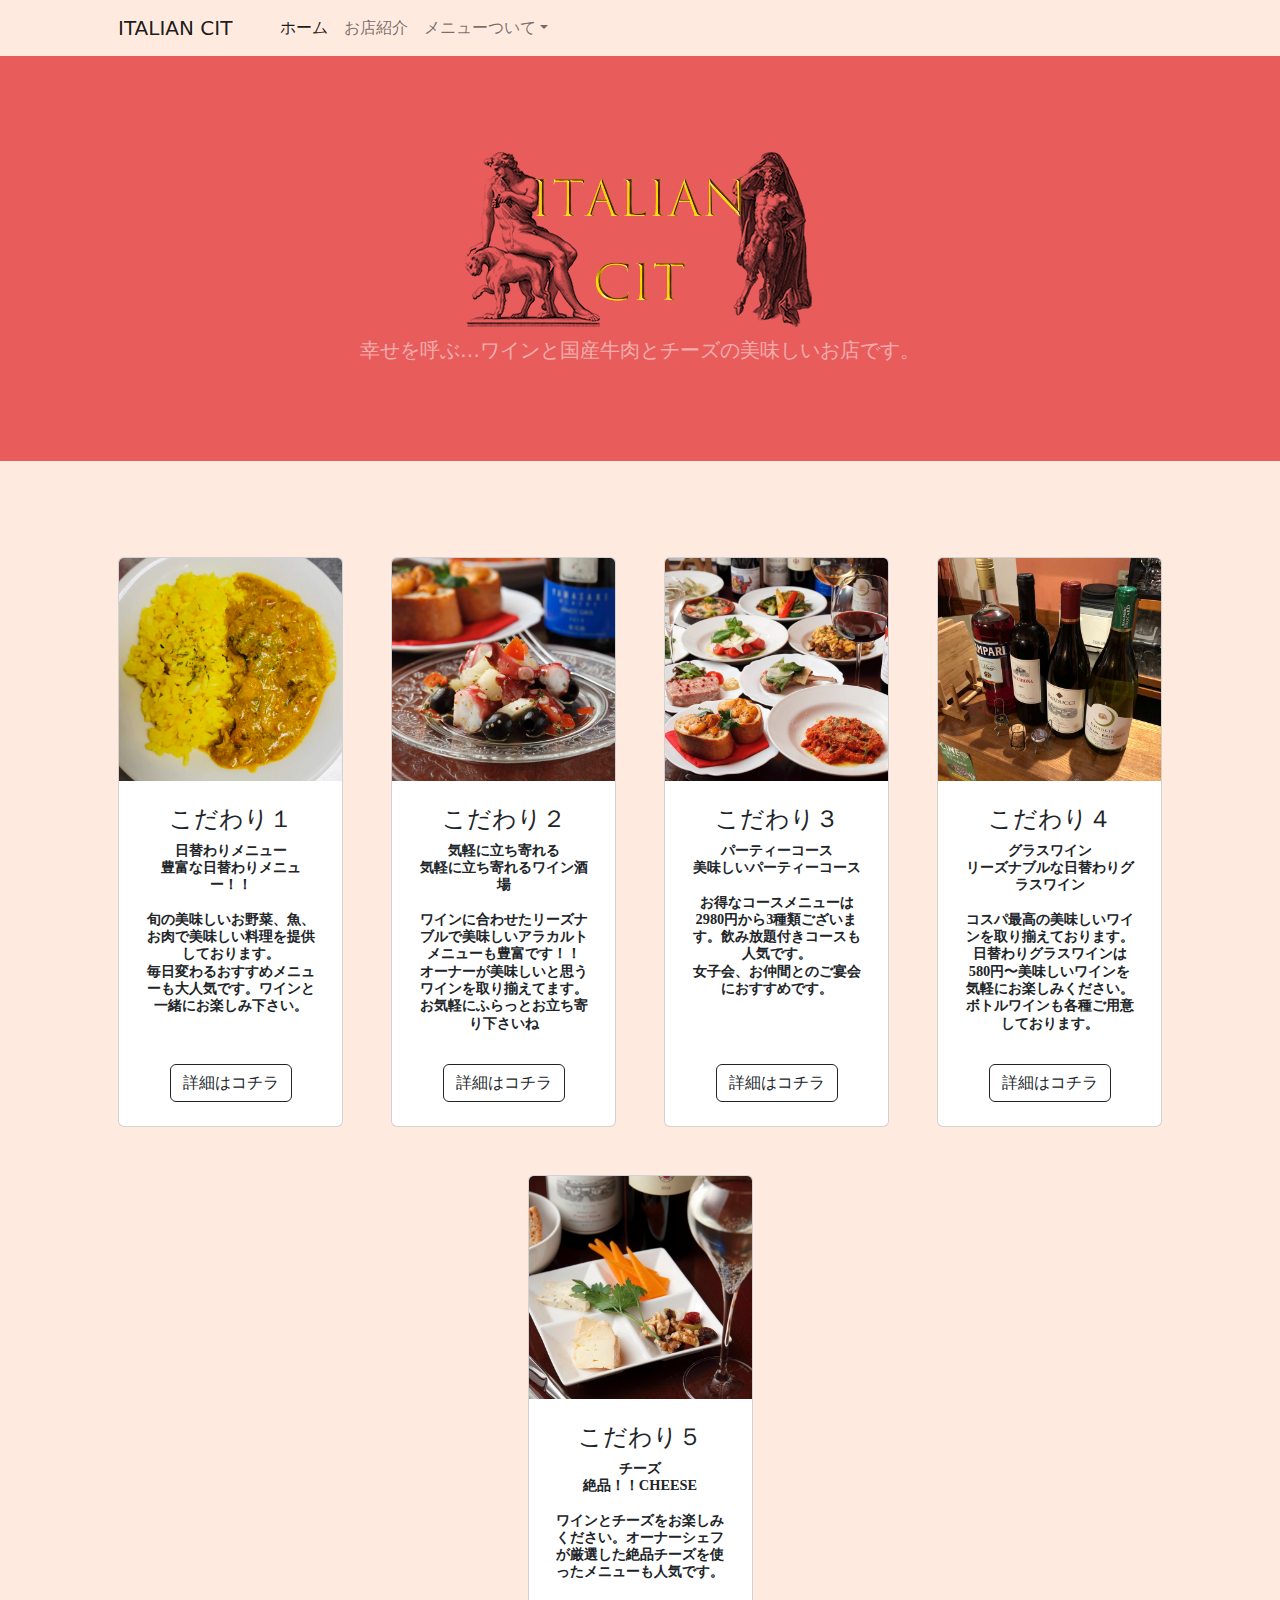
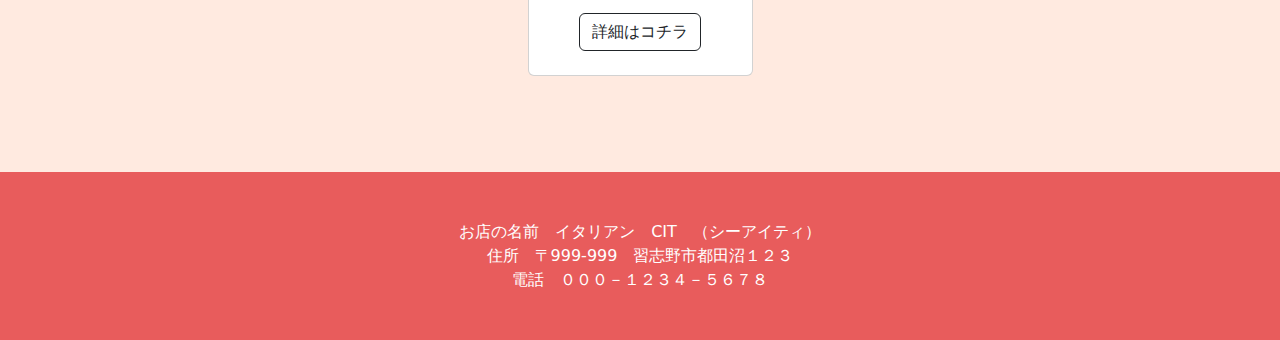
<file: index.html>
<!DOCTYPE html>
<html lang="en">

<head>
    <meta charset="utf-8" />
    <meta name="viewport" content="width=device-width, initial-scale=1, shrink-to-fit=no" />
    <meta name="description" content="" />
    <meta name="author" content="" />
    <title>ITALIAN CIT</title>
    <!-- Favicon-->
    <link rel="icon" type="image/png" href="2023素材例/ファビコン.png" /><!--ファビコンを追加-->
    <!-- Bootstrap icons-->
    <link href="https://cdn.jsdelivr.net/npm/bootstrap-icons@1.5.0/font/bootstrap-icons.css" rel="stylesheet" />
    <!-- Core theme CSS (includes Bootstrap)-->
    <link href="css/styles.css" rel="stylesheet" />
</head>

<body>
    <!-- Navigation-->
    <nav class="navbar navbar-expand-lg navbar-light bg-light">
        <div class="container px-4 px-lg-5">
            <a class="navbar-brand" href="index.html">ITALIAN CIT</a>
            <button class="navbar-toggler" type="button" data-bs-toggle="collapse"
                data-bs-target="#navbarSupportedContent" aria-controls="navbarSupportedContent" aria-expanded="false"
                aria-label="Toggle navigation"><span class="navbar-toggler-icon"></span></button>
            <div class="collapse navbar-collapse" id="navbarSupportedContent">
                <ul class="navbar-nav me-auto mb-2 mb-lg-0 ms-lg-4">
                    <li class="nav-item"><a class="nav-link active" aria-current="page" href="index.html">ホーム</a></li>
                    <li class="nav-item"><a class="nav-link" href="about.html">お店紹介</a></li>
                    <li class="nav-item dropdown">
                        <a class="nav-link dropdown-toggle" id="navbarDropdown" href="#" role="button"
                            data-bs-toggle="dropdown" aria-expanded="false">メニューついて</a>
                        <ul class="dropdown-menu" aria-labelledby="navbarDropdown">
                            <li><a class="dropdown-item" href="all.html">全メニュー</a></li>
                            <li>
                                <hr class="dropdown-divider" />
                            </li>
                            <li><a class="dropdown-item" href="food.html">食べ物</a></li>
                            <li><a class="dropdown-item" href="drink.html">飲み物</a></li>
                        </ul>
                    </li>
                </ul>
            </div>
        </div>
    </nav>
    <!-- Header-->
    <header class="bg-dark py-5">
        <div class="container px-4 px-lg-5 my-5">
            <div class="text-center text-white">
                <h1 class="display-4 fw-bolder"><img src="2023素材例/ロゴ _完成.png"></h1><!-- ここを変更した-->
                <p class="lead fw-normal text-white-50 mb-0">幸せを呼ぶ…ワインと国産牛肉とチーズの美味しいお店です。</p>
            </div>
        </div>
    </header>
    <!-- Section-->
    <section class="py-5">
        <div class="container px-4 px-lg-5 mt-5">
            <div class="row gx-4 gx-lg-5 row-cols-2 row-cols-md-3 row-cols-xl-4 justify-content-center">
                <div class="col mb-5">
                    <div class="card h-100">
                        <!-- Product image-->
                        <img class="card-img-top" src="2023素材例/こだわり１ (2).jpg" alt="..." />
                        <!-- Product details-->
                        <div class="card-body p-4">
                            <div class="text-center">
                                <!-- Product name-->
                                <h4>
                                    こだわり１<br>
                                </h4>
                                <h5 class="fw-bolder">
                                    日替わりメニュー<br>
                                    豊富な日替わりメニュー！！<br>
                                    <br>
                                    旬の美味しいお野菜、魚、お肉で美味しい料理を提供しております。<br>
                                    毎日変わるおすすめメニューも大人気です。ワインと一緒にお楽しみ下さい。<br>
                                </h5>
                            </div>
                        </div>
                        <div class="card-footer p-4 pt-0 border-top-0 bg-transparent">
                            <div class="text-center"><a class="btn btn-outline-dark mt-auto" href="k_1.html">詳細はコチラ</a>
                            </div>
                        </div>
                    </div>
                </div>
                <div class="col mb-5">
                    <div class="card h-100">
                        <!-- Product image-->
                        <img class="card-img-top" src="2023素材例/こだわり２.jpg" alt="..." />
                        <!-- Product details-->
                        <div class="card-body p-4">
                            <div class="text-center">
                                <!-- Product name-->
                                <h4>
                                    こだわり２<br>
                                </h4>
                                <h5 class="fw-bolder">
                                    気軽に立ち寄れる<br>
                                    気軽に立ち寄れるワイン酒場<br>
                                    <br>
                                    ワインに合わせたリーズナブルで美味しいアラカルトメニューも豊富です！！<br>オーナーが美味しいと思うワインを取り揃えてます。お気軽にふらっとお立ち寄り下さいね<br>
                                </h5>
                            </div>
                        </div>
                        <div class="card-footer p-4 pt-0 border-top-0 bg-transparent">
                            <div class="text-center"><a class="btn btn-outline-dark mt-auto" href="k_2.html">詳細はコチラ</a>
                            </div>
                        </div>
                    </div>
                </div>
                <div class="col mb-5">
                    <div class="card h-100">
                        <!-- Product image-->
                        <img class="card-img-top" src="2023素材例/こだわり３コース料理.jpg" alt="..." />
                        <!-- Product details-->
                        <div class="card-body p-4">
                            <div class="text-center">
                                <!-- Product name-->
                                <h4>
                                    こだわり３<br>
                                </h4>
                                <h5 class="fw-bolder">
                                    パーティーコース<br>
                                    美味しいパーティーコース<br>
                                    <br>
                                    お得なコースメニューは2980円から3種類ございます。飲み放題付きコースも人気です。<br>女子会、お仲間とのご宴会におすすめです。<br>
                                </h5>
                            </div>
                        </div>
                        <div class="card-footer p-4 pt-0 border-top-0 bg-transparent">
                            <div class="text-center"><a class="btn btn-outline-dark mt-auto" href="k_3.html">詳細はコチラ</a>
                            </div>
                        </div>
                    </div>
                </div>
                <div class="col mb-5">
                    <div class="card h-100">
                        <!-- Product image-->
                        <img class="card-img-top" src="2023素材例/こだわり２または４.jpg" alt="..." />
                        <!-- Product details-->
                        <div class="card-body p-4">
                            <div class="text-center">
                                <!-- Product name-->
                                <h4>
                                    こだわり４<br>
                                </h4>
                                <h5 class="fw-bolder">
                                    グラスワイン<br>
                                    リーズナブルな日替わりグラスワイン<br>
                                    <br>
                                    コスパ最高の美味しいワインを取り揃えております。<br>日替わりグラスワインは580円〜美味しいワインを気軽にお楽しみください。ボトルワインも各種ご用意しております。<br>
                                </h5>
                            </div>
                        </div>
                        <div class="card-footer p-4 pt-0 border-top-0 bg-transparent">
                            <div class="text-center"><a class="btn btn-outline-dark mt-auto" href="k_4.html">詳細はコチラ</a>
                            </div>
                        </div>
                    </div>
                </div>
                <div class="col mb-5">
                    <div class="card h-100">
                        <!-- Product image-->
                        <img class="card-img-top" src="2023素材例/こだわり５ (2).jpg" alt="..." />
                        <!-- Product details-->
                        <div class="card-body p-4">
                            <div class="text-center">
                                <!-- Product name-->
                                <h4>
                                    こだわり５<br>
                                </h4>
                                <h5 class="fw-bolder">
                                    チーズ<br>
                                    絶品！！CHEESE<br>
                                    <br>
                                    ワインとチーズをお楽しみください。オーナーシェフが厳選した絶品チーズを使ったメニューも人気です。
                                </h5>
                            </div>
                        </div>
                        <div class="card-footer p-4 pt-0 border-top-0 bg-transparent">
                            <div class="text-center"><a class="btn btn-outline-dark mt-auto" href="k_5.html">詳細はコチラ</a>
                            </div>
                        </div>
                    </div>
                </div>

            </div>
        </div>
        </div>
    </section>
    <!-- Footer-->
    <footer class="py-5 bg-dark"><!-- 変更した-->
        <div class="container">
            <p class="m-0 text-center text-white">お店の名前　イタリアン　CIT　（シーアイティ）<br>
                住所　〒999-999　習志野市都田沼１２３<br>
                電話　０００－１２３４－５６７８</p>
        </div>
    </footer>
    <!-- Bootstrap core JS-->
    <script src="https://cdn.jsdelivr.net/npm/bootstrap@5.2.3/dist/js/bootstrap.bundle.min.js"></script>
    <!-- Core theme JS-->
    <script src="js/scripts.js"></script>
</body>

</html>
</file>
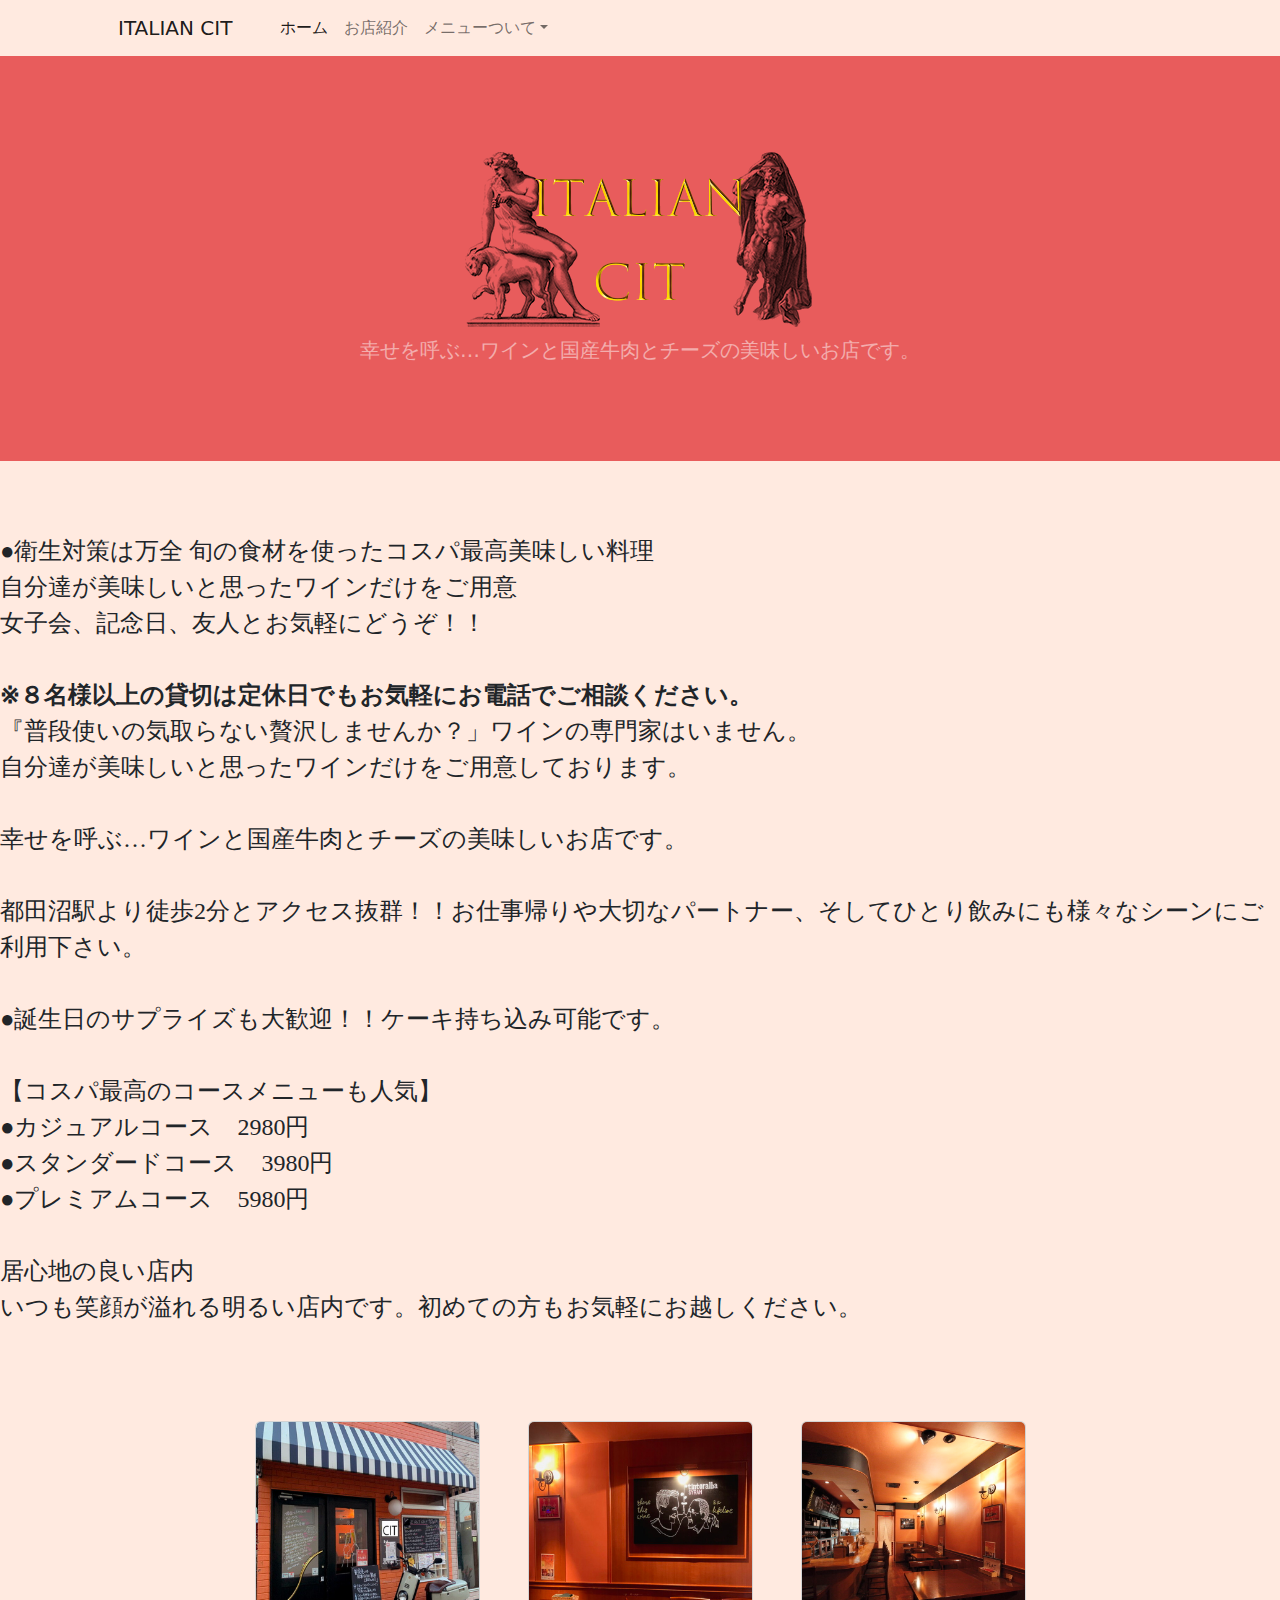
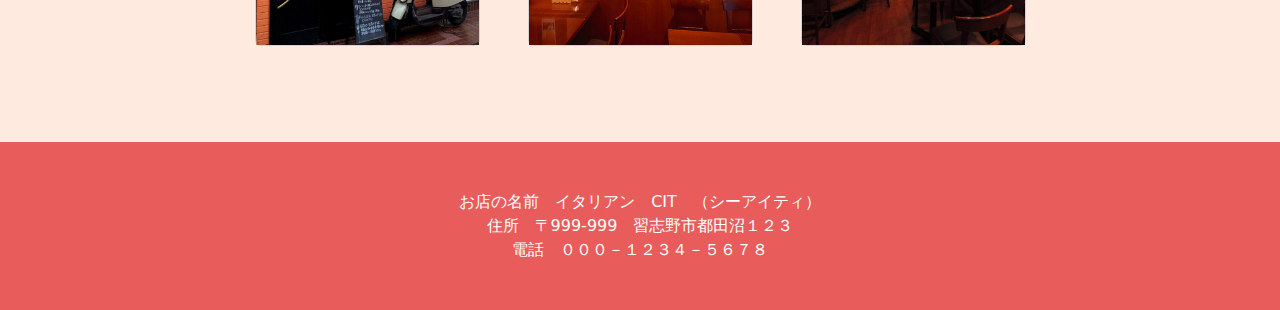
<file: about.html>
<!DOCTYPE html>
<html lang="en">

<head>
    <meta charset="utf-8" />
    <meta name="viewport" content="width=device-width, initial-scale=1, shrink-to-fit=no" />
    <meta name="description" content="" />
    <meta name="author" content="" />
    <title>ITALIAN CIT</title>
    <!-- Favicon-->
    <link rel="icon" type="image/png" href="2023素材例/ファビコン.png" /><!--ファビコンを追加-->
    <!-- Bootstrap icons-->
    <link href="https://cdn.jsdelivr.net/npm/bootstrap-icons@1.5.0/font/bootstrap-icons.css" rel="stylesheet" />
    <!-- Core theme CSS (includes Bootstrap)-->
    <link href="css/styles.css" rel="stylesheet" />
</head>

<body>
    <!-- Navigation-->
    <nav class="navbar navbar-expand-lg navbar-light bg-light">
        <div class="container px-4 px-lg-5">
            <a class="navbar-brand" href="index.html">ITALIAN CIT</a>
            <button class="navbar-toggler" type="button" data-bs-toggle="collapse"
                data-bs-target="#navbarSupportedContent" aria-controls="navbarSupportedContent" aria-expanded="false"
                aria-label="Toggle navigation"><span class="navbar-toggler-icon"></span></button>
            <div class="collapse navbar-collapse" id="navbarSupportedContent">
                <ul class="navbar-nav me-auto mb-2 mb-lg-0 ms-lg-4">
                    <li class="nav-item"><a class="nav-link active" aria-current="page" href="index.html">ホーム</a></li>
                    <li class="nav-item"><a class="nav-link" href="about.html">お店紹介</a></li>
                    <li class="nav-item dropdown">
                        <a class="nav-link dropdown-toggle" id="navbarDropdown" href="#" role="button"
                            data-bs-toggle="dropdown" aria-expanded="false">メニューついて</a>
                        <ul class="dropdown-menu" aria-labelledby="navbarDropdown">
                            <li><a class="dropdown-item" href="all.html">全メニュー</a></li>
                            <li>
                                <hr class="dropdown-divider" />
                            </li>
                            <li><a class="dropdown-item" href="food.html">食べ物</a></li>
                            <li><a class="dropdown-item" href="drink.html">飲み物</a></li>
                        </ul>
                    </li>
                </ul>
            </div>
        </div>
    </nav>
    <!-- Header-->
    <header class="bg-dark py-5">
        <div class="container px-4 px-lg-5 my-5">
            <div class="text-center text-white">
                <h1 class="display-4 fw-bolder"><img src="2023素材例/ロゴ _完成.png"></h1><!-- ここを変更した-->
                <p class="lead fw-normal text-white-50 mb-0">幸せを呼ぶ…ワインと国産牛肉とチーズの美味しいお店です。</p>
            </div>
        </div>
    </header>
    <!-- Section-->
    <div class="text">
        <p>
            <br><br>
            ●衛生対策は万全
            旬の食材を使ったコスパ最高美味しい料理<br>
            自分達が美味しいと思ったワインだけをご用意<br>
            女子会、記念日、友人とお気軽にどうぞ！！<br>
            <br>
            <b>※８名様以上の貸切は定休日でもお気軽にお電話でご相談ください。</b><br>
            『普段使いの気取らない贅沢しませんか？」ワインの専門家はいません。<br>
            自分達が美味しいと思ったワインだけをご用意しております。<br>
            <br>
            幸せを呼ぶ…ワインと国産牛肉とチーズの美味しいお店です。<br>
            <br>
            都田沼駅より徒歩2分とアクセス抜群！！お仕事帰りや大切なパートナー、そしてひとり飲みにも様々なシーンにご利用下さい。<br>
            <br>
            ●誕生日のサプライズも大歓迎！！ケーキ持ち込み可能です。<br>
            <br>
            【コスパ最高のコースメニューも人気】<br>
            ●カジュアルコース　2980円<br>
            ●スタンダードコース　3980円<br>
            ●プレミアムコース　5980円<br>
            <br>
            居心地の良い店内<br>
            いつも笑顔が溢れる明るい店内です。初めての方もお気軽にお越しください。<br>
        </p>
    </div>
    <!-- Section-->
    <section class="py-5">
        <div class="container px-4 px-lg-5 mt-5">
            <div class="row gx-4 gx-lg-5 row-cols-2 row-cols-md-3 row-cols-xl-4 justify-content-center">
                <div class="col mb-5">
                    <div class="card h-100">
                        <!-- Product image-->
                        <img class="card-img-top" src="2023素材例/外観.jpg" alt="..." />
                    </div>
                </div>
                <div class="col mb-5">
                    <div class="card h-100">
                        <!-- Product image-->
                        <img class="card-img-top" src="2023素材例/内装１.jpg" alt="..." />
                    </div>
                </div>
                <div class="col mb-5">
                    <div class="card h-100">
                        <!-- Product image-->
                        <img class="card-img-top" src="2023素材例/内装２.jpg" alt="..." />
                    </div>
                </div>
            </div>
        </div>
    </section>
    <!-- Footer-->
    <footer class="py-5 bg-dark"><!-- 変更した-->
        <div class="container">
            <p class="m-0 text-center text-white">お店の名前　イタリアン　CIT　（シーアイティ）<br>
                住所　〒999-999　習志野市都田沼１２３<br>
                電話　０００－１２３４－５６７８</p>
        </div>
    </footer>
    <!-- Bootstrap core JS-->
    <script src="https://cdn.jsdelivr.net/npm/bootstrap@5.2.3/dist/js/bootstrap.bundle.min.js"></script>
    <!-- Core theme JS-->
    <script src="js/scripts.js"></script>
</body>

</html>
</file>
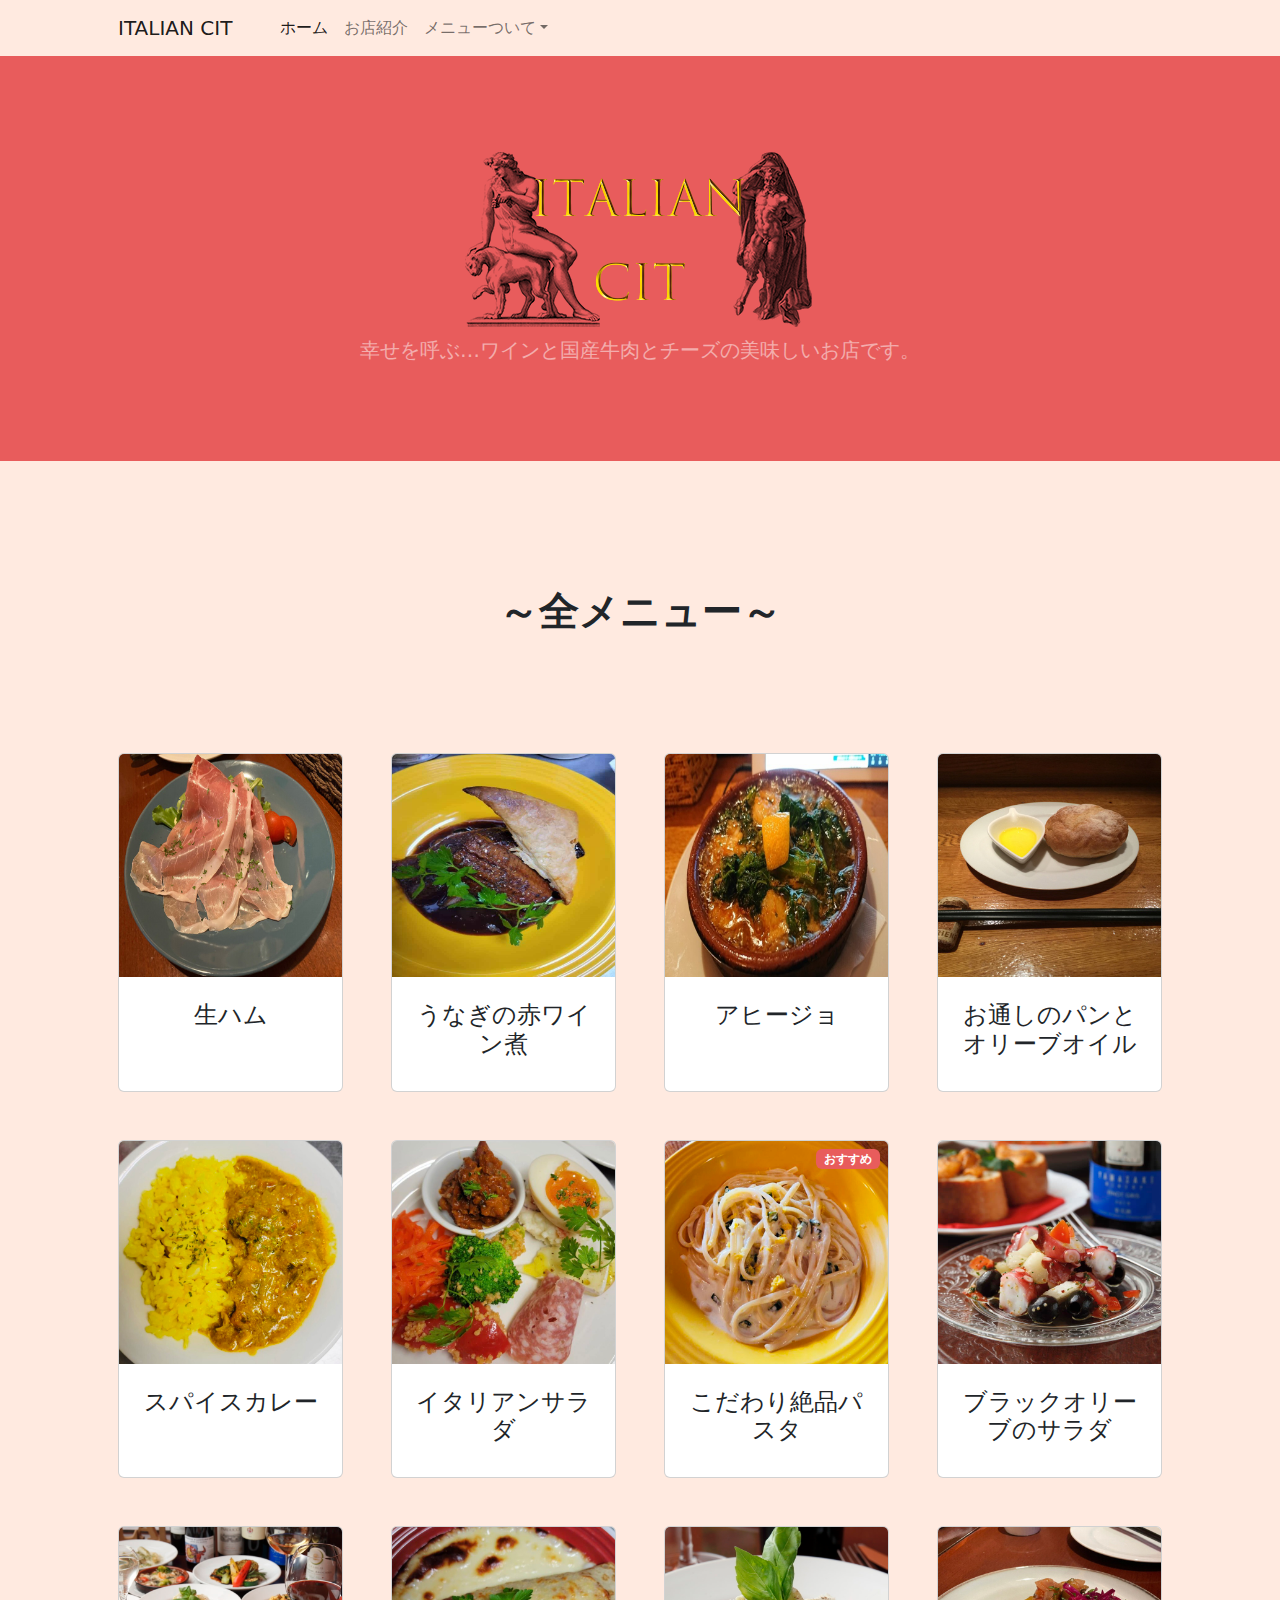
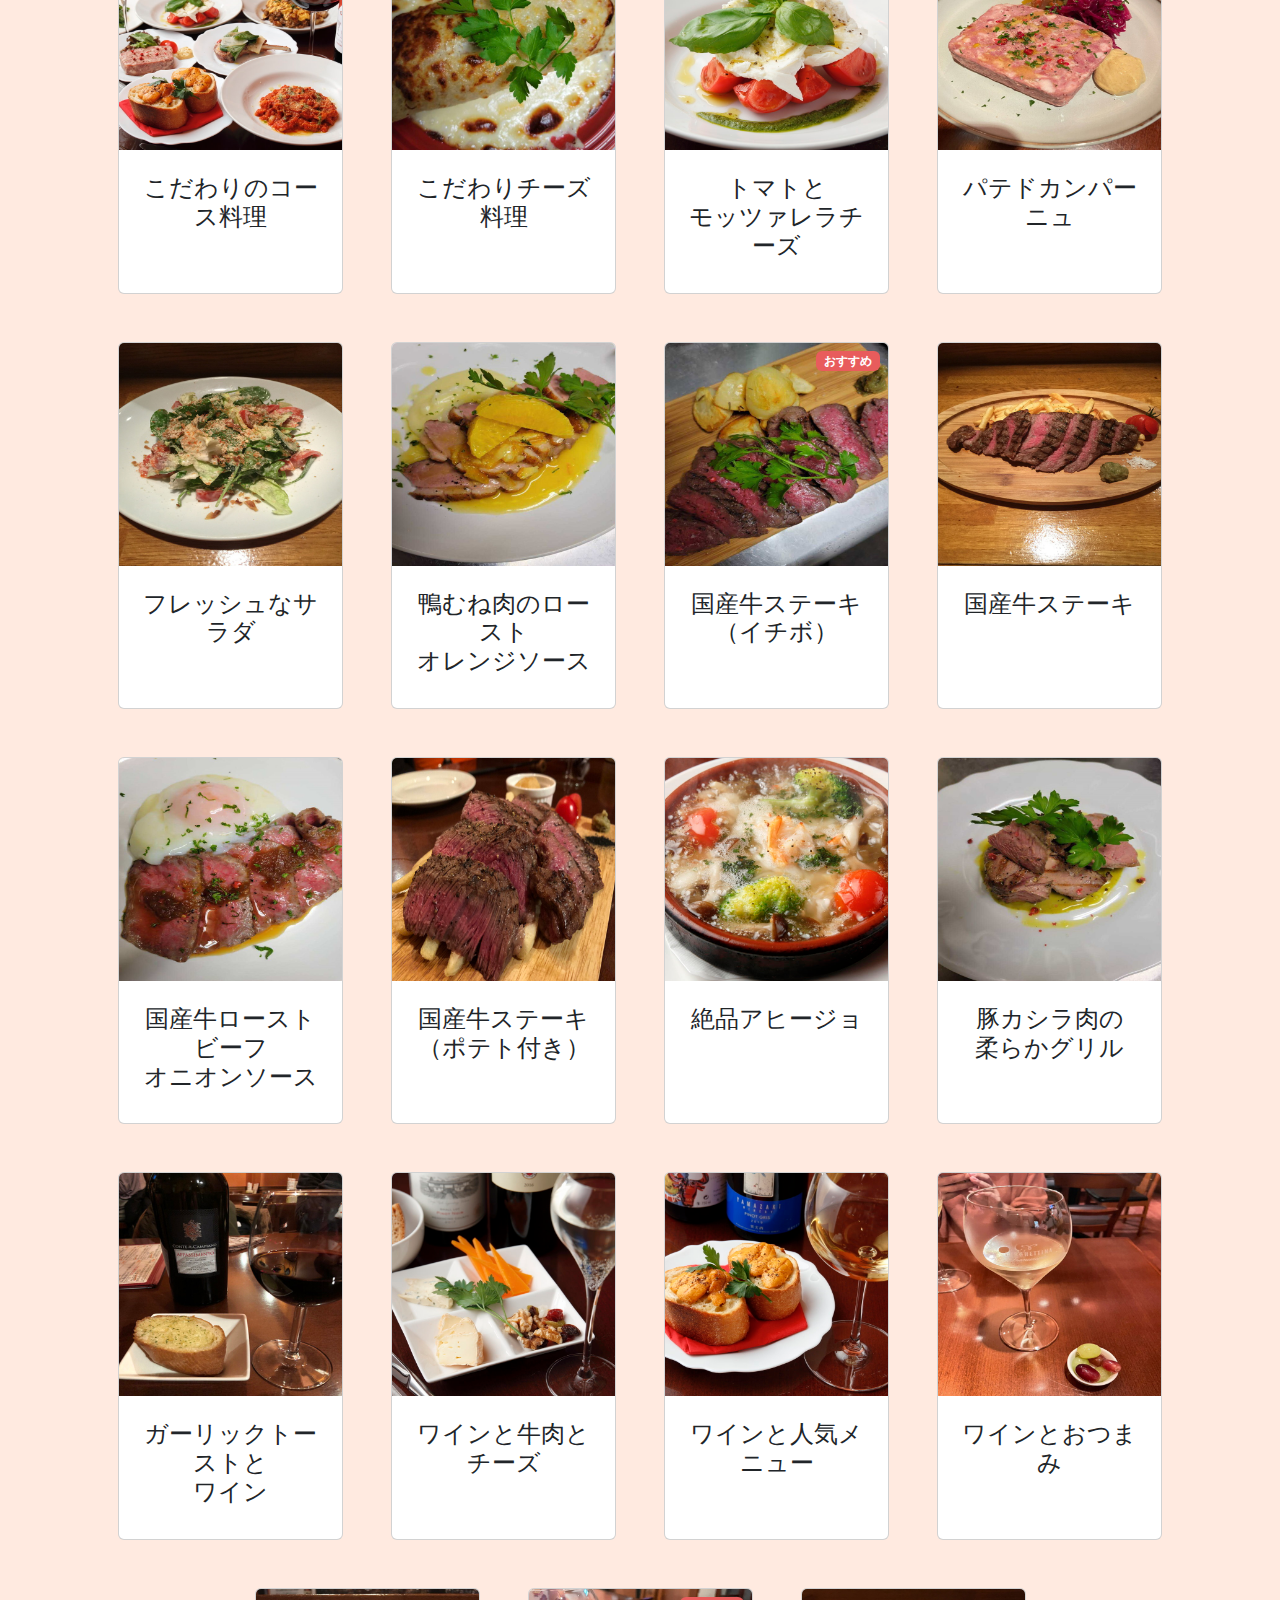
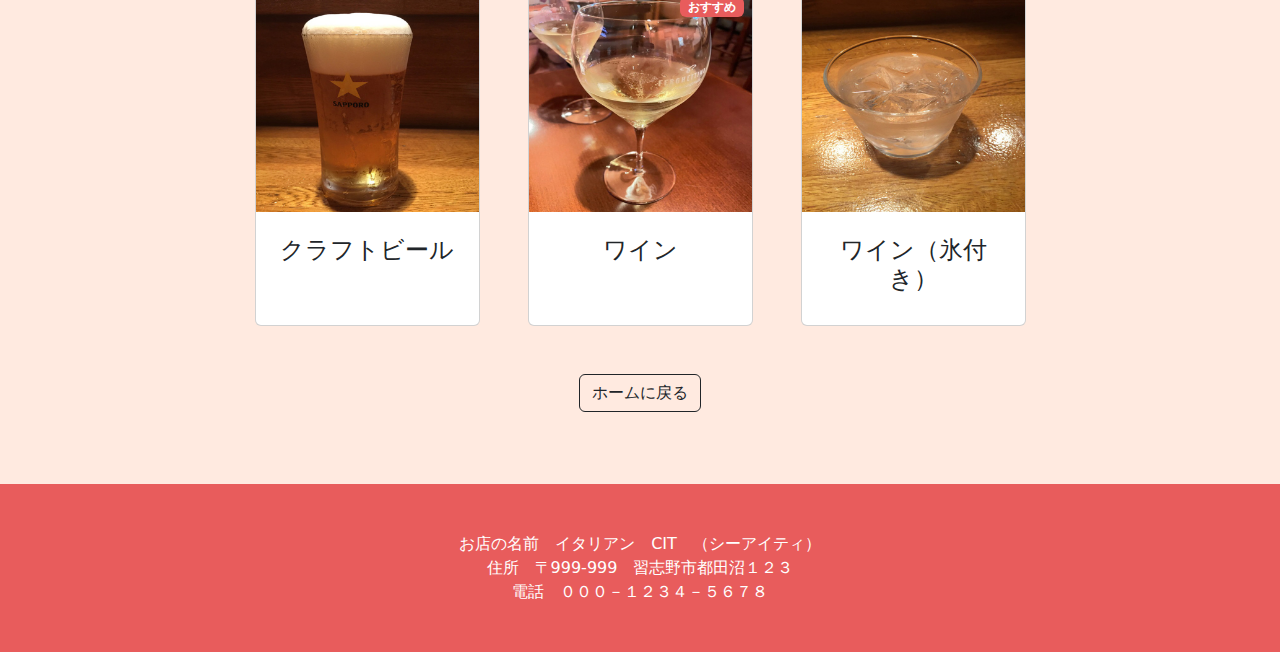
<file: all.html>
<!DOCTYPE html>
<html lang="en">

<head>
    <meta charset="utf-8" />
    <meta name="viewport" content="width=device-width, initial-scale=1, shrink-to-fit=no" />
    <meta name="description" content="" />
    <meta name="author" content="" />
    <title>ITALIAN CIT</title>
    <!-- Favicon-->
    <link rel="icon" type="image/png" href="2023素材例/ファビコン.png" /><!--ファビコンを追加-->
    <!-- Bootstrap icons-->
    <link href="https://cdn.jsdelivr.net/npm/bootstrap-icons@1.5.0/font/bootstrap-icons.css" rel="stylesheet" />
    <!-- Core theme CSS (includes Bootstrap)-->
    <link href="css/styles.css" rel="stylesheet" />
</head>

<!-- Navigation-->
<nav class="navbar navbar-expand-lg navbar-light bg-light">
    <div class="container px-4 px-lg-5">
        <a class="navbar-brand" href="index.html">ITALIAN CIT</a>
        <button class="navbar-toggler" type="button" data-bs-toggle="collapse" data-bs-target="#navbarSupportedContent"
            aria-controls="navbarSupportedContent" aria-expanded="false" aria-label="Toggle navigation"><span
                class="navbar-toggler-icon"></span></button>
        <div class="collapse navbar-collapse" id="navbarSupportedContent">
            <ul class="navbar-nav me-auto mb-2 mb-lg-0 ms-lg-4">
                <li class="nav-item"><a class="nav-link active" aria-current="page" href="index.html">ホーム</a></li>
                <li class="nav-item"><a class="nav-link" href="about.html">お店紹介</a></li>
                <li class="nav-item dropdown">
                    <a class="nav-link dropdown-toggle" id="navbarDropdown" href="#" role="button"
                        data-bs-toggle="dropdown" aria-expanded="false">メニューついて</a>
                    <ul class="dropdown-menu" aria-labelledby="navbarDropdown">
                        <li><a class="dropdown-item" href="all.html">全メニュー</a></li>
                        <li>
                            <hr class="dropdown-divider" />
                        </li>
                        <li><a class="dropdown-item" href="food.html">食べ物</a></li>
                        <li><a class="dropdown-item" href="drink.html">飲み物</a></li>
                    </ul>
                </li>
            </ul>
        </div>
    </div>
</nav>
<!-- Header-->
<header class="bg-dark py-5">
    <div class="container px-4 px-lg-5 my-5">
        <div class="text-center text-white">
            <h1 class="display-4 fw-bolder"><img src="2023素材例/ロゴ _完成.png"></h1><!-- ここを変更した-->
            <p class="lead fw-normal text-white-50 mb-0">幸せを呼ぶ…ワインと国産牛肉とチーズの美味しいお店です。</p>
        </div>
    </div>
</header>
<!-- Section-->
<div class="title">
    <br><br>
    <p>
        <b>～全メニュー～</b><br>
    </p>
</div>
<!-- Section-->
<section class="py-5">
    <div class="container px-4 px-lg-5 mt-5">
        <div class="row gx-4 gx-lg-5 row-cols-2 row-cols-md-3 row-cols-xl-4 justify-content-center">
            <div class="col mb-5">
                <div class="card h-100">
                    <!-- Product image-->
                    <img class="card-img-top" src="2023素材例/640x640_rect_d72a707c331535c4da2af4f1cd6001d3.jpg"
                        alt="..." />
                    <div class="card-body p-4">
                        <div class="text-center">
                            <!-- Product name-->
                            <h4>
                                生ハム
                            </h4>
                        </div>
                    </div>
                </div>
            </div>
            <div class="col mb-5">
                <div class="card h-100">
                    <!-- Product image-->
                    <img class="card-img-top" src="2023素材例/s_0n9b.jpg" alt="..." />
                    <div class="card-body p-4">
                        <div class="text-center">
                            <!-- Product name-->
                            <h4>
                                うなぎの赤ワイン煮
                            </h4>
                        </div>
                    </div>
                </div>
            </div>
            <div class="col mb-5">
                <div class="card h-100">
                    <!-- Product image-->
                    <img class="card-img-top" src="2023素材例/アヒージョ.jpg" alt="..." />
                    <div class="card-body p-4">
                        <div class="text-center">
                            <!-- Product name-->
                            <h4>
                                アヒージョ
                            </h4>
                        </div>
                    </div>
                </div>
            </div>
            <div class="col mb-5">
                <div class="card h-100">
                    <!-- Product image-->
                    <img class="card-img-top" src="2023素材例/お通しのパンとオリーブオイル.jpg" alt="..." />
                    <div class="card-body p-4">
                        <div class="text-center">
                            <!-- Product name-->
                            <h4>
                                お通しのパンと<br>オリーブオイル
                            </h4>
                        </div>
                    </div>
                </div>
            </div>
            <div class="col mb-5">
                <div class="card h-100">
                    <!-- Product image-->
                    <img class="card-img-top" src="2023素材例/こだわり１ (2).jpg" alt="..." />
                    <div class="card-body p-4">
                        <div class="text-center">
                            <!-- Product name-->
                            <h4>
                                スパイスカレー
                            </h4>
                        </div>
                    </div>
                </div>
            </div>
            <div class="col mb-5">
                <div class="card h-100">
                    <!-- Product image-->
                    <img class="card-img-top" src="2023素材例/こだわり１.jpg" alt="..." />
                    <!-- Product name-->
                    <div class="card-body p-4">
                        <div class="text-center">
                            <h4>
                                イタリアンサラダ
                            </h4>
                        </div>
                    </div>
                </div>
            </div>
            <div class="col mb-5">
                <div class="card h-100">
                    <!-- Sale badge-->
                    <div class="badge bg-dark text-white position-absolute" style="top: 0.5rem; right: 0.5rem">おすすめ
                    </div>
                    <!-- Product image-->
                    <img class="card-img-top" src="2023素材例/こだわり１絶品パスタ.jpg" alt="..." />
                    <!-- Product name-->
                    <div class="card-body p-4">
                        <div class="text-center">
                            <h4>
                                こだわり絶品パスタ
                            </h4>
                        </div>
                    </div>
                </div>
            </div>
            <div class="col mb-5">
                <div class="card h-100">
                    <!-- Product image-->
                    <img class="card-img-top" src="2023素材例/こだわり２.jpg" alt="..." />
                    <!-- Product name-->
                    <div class="card-body p-4">
                        <div class="text-center">
                            <h4>
                                ブラックオリーブのサラダ
                            </h4>
                        </div>
                    </div>
                </div>
            </div>
            <div class="col mb-5">
                <div class="card h-100">
                    <!-- Product image-->
                    <img class="card-img-top" src="2023素材例/こだわり３コース料理.jpg" alt="..." />
                    <!-- Product name-->
                    <div class="card-body p-4">
                        <div class="text-center">
                            <h4>
                                こだわりのコース料理
                            </h4>
                        </div>
                    </div>
                </div>
            </div>
            <div class="col mb-5">
                <div class="card h-100">
                    <!-- Product image-->
                    <img class="card-img-top" src="2023素材例/こだわり５チーズ料理.jpg" alt="..." />
                    <!-- Product name-->
                    <div class="card-body p-4">
                        <div class="text-center">
                            <h4>
                                こだわりチーズ料理
                            </h4>
                        </div>
                    </div>
                </div>
            </div>
            <div class="col mb-5">
                <div class="card h-100">
                    <!-- Product image-->
                    <img class="card-img-top" src="2023素材例/トマトとモッツァレラチーズ.jpg" alt="..." />
                    <!-- Product name-->
                    <div class="card-body p-4">
                        <div class="text-center">
                            <h4>
                                トマトと<br>モッツァレラチーズ
                            </h4>
                        </div>
                    </div>
                </div>
            </div>
            <div class="col mb-5">
                <div class="card h-100">
                    <!-- Product image-->
                    <img class="card-img-top" src="2023素材例/パテドカンパーニュ.jpg" alt="..." />
                    <!-- Product name-->
                    <div class="card-body p-4">
                        <div class="text-center">
                            <h4>
                                パテドカンパーニュ
                            </h4>
                        </div>
                    </div>
                </div>
            </div>
            <div class="col mb-5">
                <div class="card h-100">
                    <!-- Product image-->
                    <img class="card-img-top" src="2023素材例/フレッシュなサラダ.jpg" alt="..." />
                    <!-- Product name-->
                    <div class="card-body p-4">
                        <div class="text-center">
                            <h4>
                                フレッシュなサラダ
                            </h4>
                        </div>
                    </div>
                </div>
            </div>
            <div class="col mb-5">
                <div class="card h-100">
                    <!-- Product image-->
                    <img class="card-img-top" src="2023素材例/鴨むね肉のローストオレンジソース.jpg" alt="..." />
                    <!-- Product name-->
                    <div class="card-body p-4">
                        <div class="text-center">
                            <h4>
                                鴨むね肉のロースト<br>オレンジソース
                            </h4>
                        </div>
                    </div>
                </div>
            </div>
            <div class="col mb-5">
                <div class="card h-100">
                    <!-- Sale badge-->
                    <div class="badge bg-dark text-white position-absolute" style="top: 0.5rem; right: 0.5rem">おすすめ
                    </div>
                    <!-- Product image-->
                    <img class="card-img-top" src="2023素材例/国産牛ステーキ（イチボ）.jpg" alt="..." />
                    <!-- Product name-->
                    <div class="card-body p-4">
                        <div class="text-center">
                            <h4>
                                国産牛ステーキ<br>（イチボ）
                            </h4>
                        </div>
                    </div>
                </div>
            </div>
            <div class="col mb-5">
                <div class="card h-100">
                    <!-- Product image-->
                    <img class="card-img-top" src="2023素材例/国産牛ステーキ.jpg" alt="..." />
                    <!-- Product name-->
                    <div class="card-body p-4">
                        <div class="text-center">
                            <h4>
                                国産牛ステーキ
                            </h4>
                        </div>
                    </div>
                </div>
            </div>
            <div class="col mb-5">
                <div class="card h-100">
                    <!-- Product image-->
                    <img class="card-img-top" src="2023素材例/国産牛ローストビーフオニオンソース.jpg" alt="..." />
                    <!-- Product name-->
                    <div class="card-body p-4">
                        <div class="text-center">
                            <h4>
                                国産牛ローストビーフ<br>オニオンソース
                            </h4>
                        </div>
                    </div>
                </div>
            </div>
            <div class="col mb-5">
                <div class="card h-100">
                    <!-- Product image-->
                    <img class="card-img-top" src="2023素材例/国産業ステーキ２.jpg" alt="..." />
                    <!-- Product name-->
                    <div class="card-body p-4">
                        <div class="text-center">
                            <h4>
                                国産牛ステーキ<br>（ポテト付き）
                            </h4>
                        </div>
                    </div>
                </div>
            </div>
            <div class="col mb-5">
                <div class="card h-100">
                    <!-- Product image-->
                    <img class="card-img-top" src="2023素材例/絶品アヒージョ人気メニュ０.jpg" alt="..." />
                    <!-- Product name-->
                    <div class="card-body p-4">
                        <div class="text-center">
                            <h4>
                                絶品アヒージョ
                            </h4>
                        </div>
                    </div>
                </div>
            </div>
            <div class="col mb-5">
                <div class="card h-100">
                    <!-- Product image-->
                    <img class="card-img-top" src="2023素材例/豚カシラ肉の柔らかグリル.jpg" alt="..." />
                    <!-- Product name-->
                    <div class="card-body p-4">
                        <div class="text-center">
                            <h4>
                                豚カシラ肉の<br>柔らかグリル
                            </h4>
                        </div>
                    </div>
                </div>
            </div>
            <div class="col mb-5">
                <div class="card h-100">
                    <!-- Product image-->
                    <img class="card-img-top" src="2023素材例/ガーリックトーストとワイン.jpg" alt="..." />
                    <!-- Product name-->
                    <div class="card-body p-4">
                        <div class="text-center">
                            <h4>
                                ガーリックトーストと<br>ワイン
                            </h4>
                        </div>
                    </div>
                </div>
            </div>
            <div class="col mb-5">
                <div class="card h-100">
                    <!-- Product image-->
                    <img class="card-img-top" src="2023素材例/こだわり５ (2).jpg" alt="..." />
                    <!-- Product name-->
                    <div class="card-body p-4">
                        <div class="text-center">
                            <h4>
                                ワインと牛肉とチーズ
                            </h4>
                        </div>
                    </div>
                </div>
            </div>
            <div class="col mb-5">
                <div class="card h-100">
                    <!-- Product image-->
                    <img class="card-img-top" src="2023素材例/ワインと人気メニュー.jpg" alt="..." />
                    <!-- Product name-->
                    <div class="card-body p-4">
                        <div class="text-center">
                            <h4>
                                ワインと人気メニュー
                            </h4>
                        </div>
                    </div>
                </div>
            </div>
            <div class="col mb-5">
                <div class="card h-100">
                    <!-- Product image-->
                    <img class="card-img-top" src="2023素材例/ワイン.jpg" alt="..." />
                    <!-- Product name-->
                    <div class="card-body p-4">
                        <div class="text-center">
                            <h4>
                                ワインとおつまみ
                            </h4>
                        </div>
                    </div>
                </div>
            </div>
            <div class="col mb-5">
                <div class="card h-100">
                    <!-- Product image-->
                    <img class="card-img-top" src="2023素材例/クラフトビール.jpg" alt="..." />
                    <!-- Product name-->
                    <div class="card-body p-4">
                        <div class="text-center">
                            <h4>
                                クラフトビール
                            </h4>
                        </div>
                    </div>
                </div>
            </div>
            <div class="col mb-5">
                <div class="card h-100">
                    <!-- Sale badge-->
                    <div class="badge bg-dark text-white position-absolute" style="top: 0.5rem; right: 0.5rem">おすすめ
                    </div>
                    <!-- Product image-->
                    <img class="card-img-top" src="2023素材例/ワイン２.jpg" alt="..." />
                    <!-- Product name-->
                    <div class="card-body p-4">
                        <div class="text-center">
                            <h4>
                                ワイン
                            </h4>
                        </div>
                    </div>
                </div>
            </div>
            <div class="col mb-5">
                <div class="card h-100">
                    <!-- Product image-->
                    <img class="card-img-top" src="2023素材例/わいん３.jpg" alt="..." />
                    <!-- Product name-->
                    <div class="card-body p-4">
                        <div class="text-center">
                            <h4>
                                ワイン（氷付き）
                            </h4>
                        </div>
                    </div>
                </div>
            </div>
        </div>
    </div>
    <div class="card-footer p-4 pt-0 border-top-0 bg-transparent">
        <div class="text-center"><a class="btn btn-outline-dark mt-auto" href="index.html">ホームに戻る</a>
        </div>
    </div>
</section>
<!-- Footer-->
<footer class="py-5 bg-dark"><!-- 変更した-->
    <div class="container">
        <p class="m-0 text-center text-white">お店の名前　イタリアン　CIT　（シーアイティ）<br>
            住所　〒999-999　習志野市都田沼１２３<br>
            電話　０００－１２３４－５６７８</p>
    </div>
</footer>
<!-- Bootstrap core JS-->
<script src="https://cdn.jsdelivr.net/npm/bootstrap@5.2.3/dist/js/bootstrap.bundle.min.js"></script>
<!-- Core theme JS-->
<script src="js/scripts.js"></script>
</body>

</html>
</file>
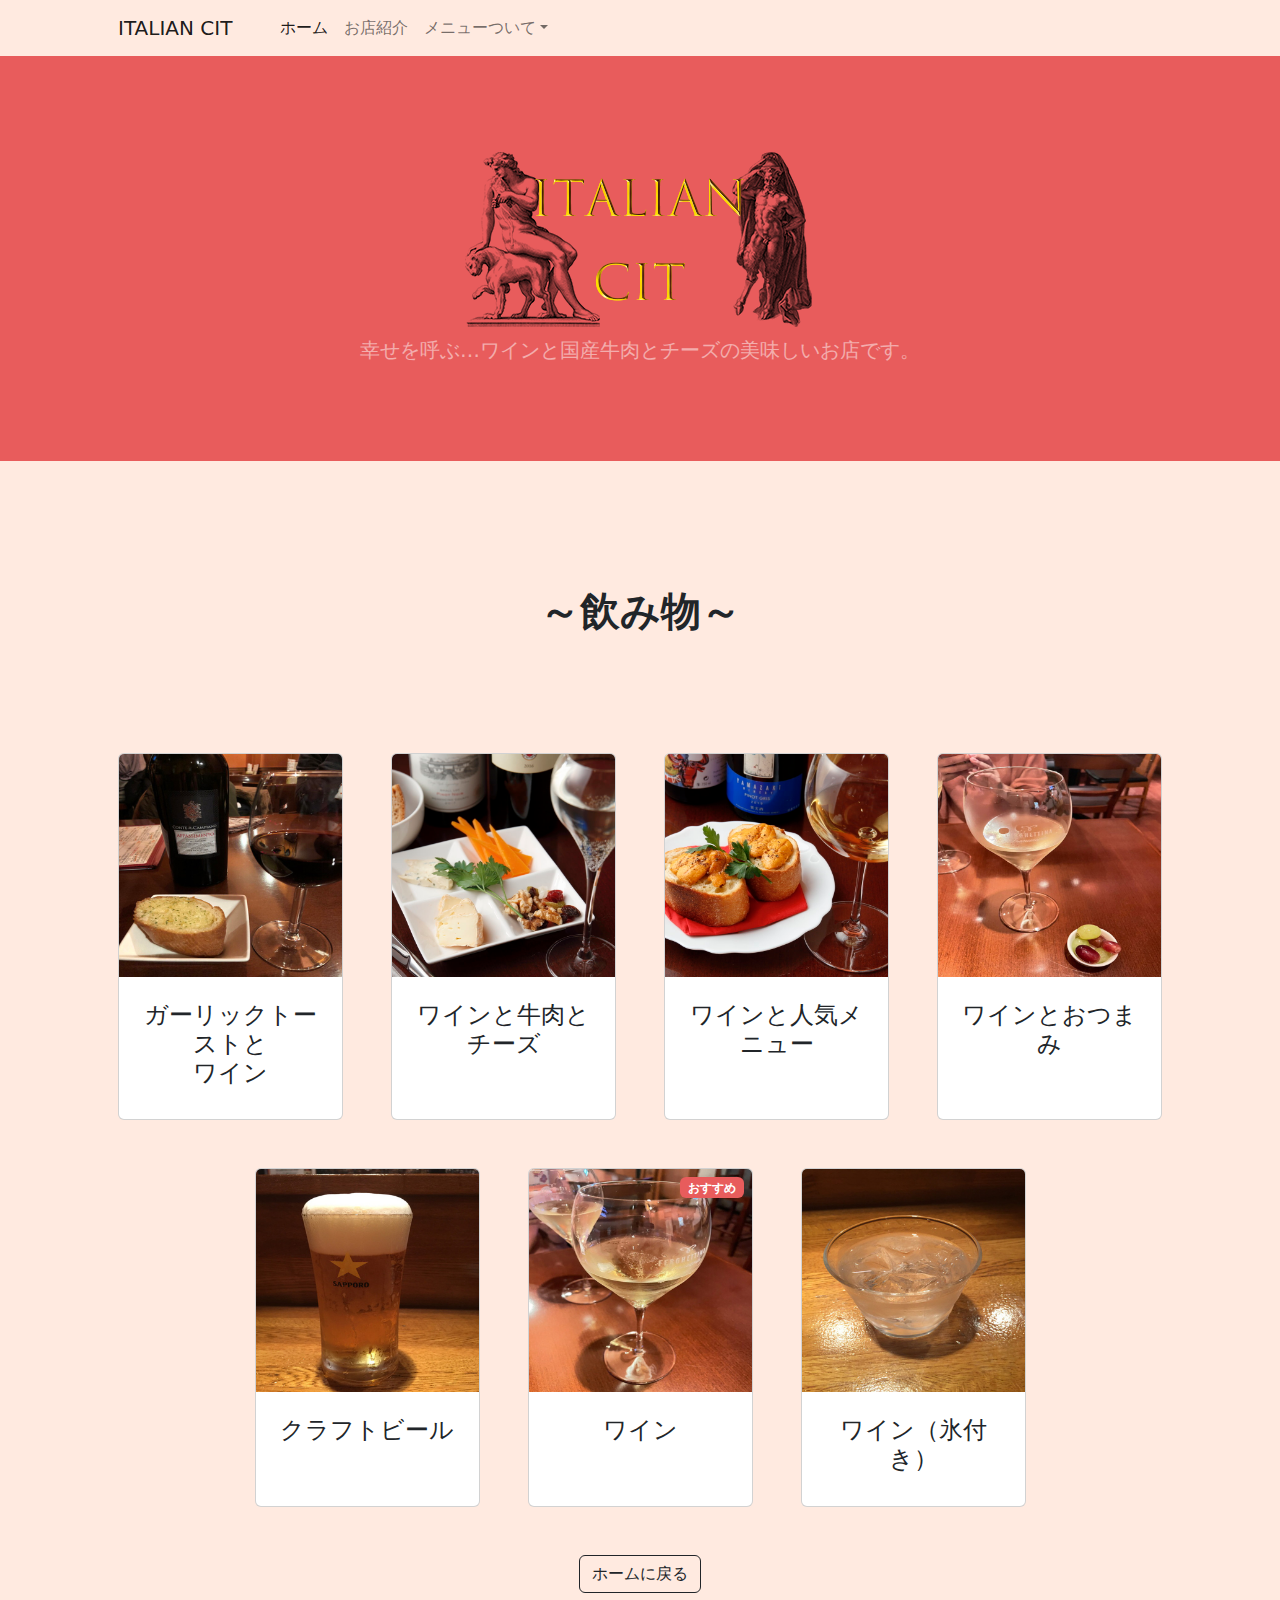
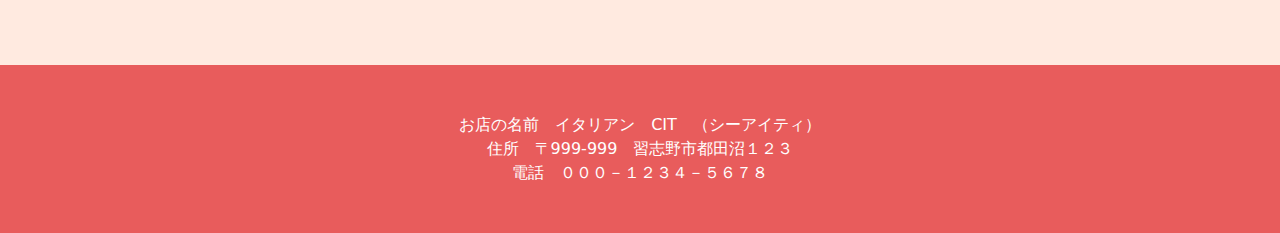
<file: drink.html>
<!DOCTYPE html>
<html lang="en">

<head>
    <meta charset="utf-8" />
    <meta name="viewport" content="width=device-width, initial-scale=1, shrink-to-fit=no" />
    <meta name="description" content="" />
    <meta name="author" content="" />
    <title>ITALIAN CIT</title>
    <!-- Favicon-->
    <link rel="icon" type="image/png" href="2023素材例/ファビコン.png" /><!--ファビコンを追加-->
    <!-- Bootstrap icons-->
    <link href="https://cdn.jsdelivr.net/npm/bootstrap-icons@1.5.0/font/bootstrap-icons.css" rel="stylesheet" />
    <!-- Core theme CSS (includes Bootstrap)-->
    <link href="css/styles.css" rel="stylesheet" />
</head>

<!-- Navigation-->
<nav class="navbar navbar-expand-lg navbar-light bg-light">
    <div class="container px-4 px-lg-5">
        <a class="navbar-brand" href="index.html">ITALIAN CIT</a>
        <button class="navbar-toggler" type="button" data-bs-toggle="collapse" data-bs-target="#navbarSupportedContent"
            aria-controls="navbarSupportedContent" aria-expanded="false" aria-label="Toggle navigation"><span
                class="navbar-toggler-icon"></span></button>
        <div class="collapse navbar-collapse" id="navbarSupportedContent">
            <ul class="navbar-nav me-auto mb-2 mb-lg-0 ms-lg-4">
                <li class="nav-item"><a class="nav-link active" aria-current="page" href="index.html">ホーム</a></li>
                <li class="nav-item"><a class="nav-link" href="about.html">お店紹介</a></li>
                <li class="nav-item dropdown">
                    <a class="nav-link dropdown-toggle" id="navbarDropdown" href="#" role="button"
                        data-bs-toggle="dropdown" aria-expanded="false">メニューついて</a>
                    <ul class="dropdown-menu" aria-labelledby="navbarDropdown">
                        <li><a class="dropdown-item" href="all.html">全メニュー</a></li>
                        <li>
                            <hr class="dropdown-divider" />
                        </li>
                        <li><a class="dropdown-item" href="food.html">食べ物</a></li>
                        <li><a class="dropdown-item" href="drink.html">飲み物</a></li>
                    </ul>
                </li>
            </ul>
        </div>
    </div>
</nav>
<!-- Header-->
<header class="bg-dark py-5">
    <div class="container px-4 px-lg-5 my-5">
        <div class="text-center text-white">
            <h1 class="display-4 fw-bolder"><img src="2023素材例/ロゴ _完成.png"></h1><!-- ここを変更した-->
            <p class="lead fw-normal text-white-50 mb-0">幸せを呼ぶ…ワインと国産牛肉とチーズの美味しいお店です。</p>
        </div>
    </div>
</header>
<!-- Section-->
<div class="title">
    <br><br>
    <p>
        <b>～飲み物～</b><br>
    </p>
</div>
<!-- Section-->
<section class="py-5">
    <div class="container px-4 px-lg-5 mt-5">
        <div class="row gx-4 gx-lg-5 row-cols-2 row-cols-md-3 row-cols-xl-4 justify-content-center">
            <div class="col mb-5">
                <div class="card h-100">
                    <!-- Product image-->
                    <img class="card-img-top" src="2023素材例/ガーリックトーストとワイン.jpg" alt="..." />
                    <!-- Product name-->
                    <div class="card-body p-4">
                        <div class="text-center">
                            <h4>
                                ガーリックトーストと<br>ワイン
                            </h4>
                        </div>
                    </div>
                </div>
            </div>
            <div class="col mb-5">
                <div class="card h-100">
                    <!-- Product image-->
                    <img class="card-img-top" src="2023素材例/こだわり５ (2).jpg" alt="..." />
                    <!-- Product name-->
                    <div class="card-body p-4">
                        <div class="text-center">
                            <h4>
                                ワインと牛肉とチーズ
                            </h4>
                        </div>
                    </div>
                </div>
            </div>
            <div class="col mb-5">
                <div class="card h-100">
                    <!-- Product image-->
                    <img class="card-img-top" src="2023素材例/ワインと人気メニュー.jpg" alt="..." />
                    <!-- Product name-->
                    <div class="card-body p-4">
                        <div class="text-center">
                            <h4>
                                ワインと人気メニュー
                            </h4>
                        </div>
                    </div>
                </div>
            </div>
            <div class="col mb-5">
                <div class="card h-100">
                    <!-- Product image-->
                    <img class="card-img-top" src="2023素材例/ワイン.jpg" alt="..." />
                    <!-- Product name-->
                    <div class="card-body p-4">
                        <div class="text-center">
                            <h4>
                                ワインとおつまみ
                            </h4>
                        </div>
                    </div>
                </div>
            </div>
            <div class="col mb-5">
                <div class="card h-100">
                    <!-- Product image-->
                    <img class="card-img-top" src="2023素材例/クラフトビール.jpg" alt="..." />
                    <!-- Product name-->
                    <div class="card-body p-4">
                        <div class="text-center">
                            <h4>
                                クラフトビール
                            </h4>
                        </div>
                    </div>
                </div>
            </div>
            <div class="col mb-5">
                <div class="card h-100">
                    <!-- Sale badge-->
                    <div class="badge bg-dark text-white position-absolute" style="top: 0.5rem; right: 0.5rem">おすすめ
                    </div>
                    <!-- Product image-->
                    <img class="card-img-top" src="2023素材例/ワイン２.jpg" alt="..." />
                    <!-- Product name-->
                    <div class="card-body p-4">
                        <div class="text-center">
                            <h4>
                                ワイン
                            </h4>
                        </div>
                    </div>
                </div>
            </div>
            <div class="col mb-5">
                <div class="card h-100">
                    <!-- Product image-->
                    <img class="card-img-top" src="2023素材例/わいん３.jpg" alt="..." />
                    <!-- Product name-->
                    <div class="card-body p-4">
                        <div class="text-center">
                            <h4>
                                ワイン（氷付き）
                            </h4>
                        </div>
                    </div>
                </div>
            </div>
        </div>
    </div>
    <div class="card-footer p-4 pt-0 border-top-0 bg-transparent">
        <div class="text-center"><a class="btn btn-outline-dark mt-auto" href="index.html">ホームに戻る</a>
        </div>
    </div>
</section>
<!-- Footer-->
<footer class="py-5 bg-dark"><!-- 変更した-->
    <div class="container">
        <p class="m-0 text-center text-white">お店の名前　イタリアン　CIT　（シーアイティ）<br>
            住所　〒999-999　習志野市都田沼１２３<br>
            電話　０００－１２３４－５６７８</p>
    </div>
</footer>
<!-- Bootstrap core JS-->
<script src="https://cdn.jsdelivr.net/npm/bootstrap@5.2.3/dist/js/bootstrap.bundle.min.js"></script>
<!-- Core theme JS-->
<script src="js/scripts.js"></script>
</body>

</html>
</file>
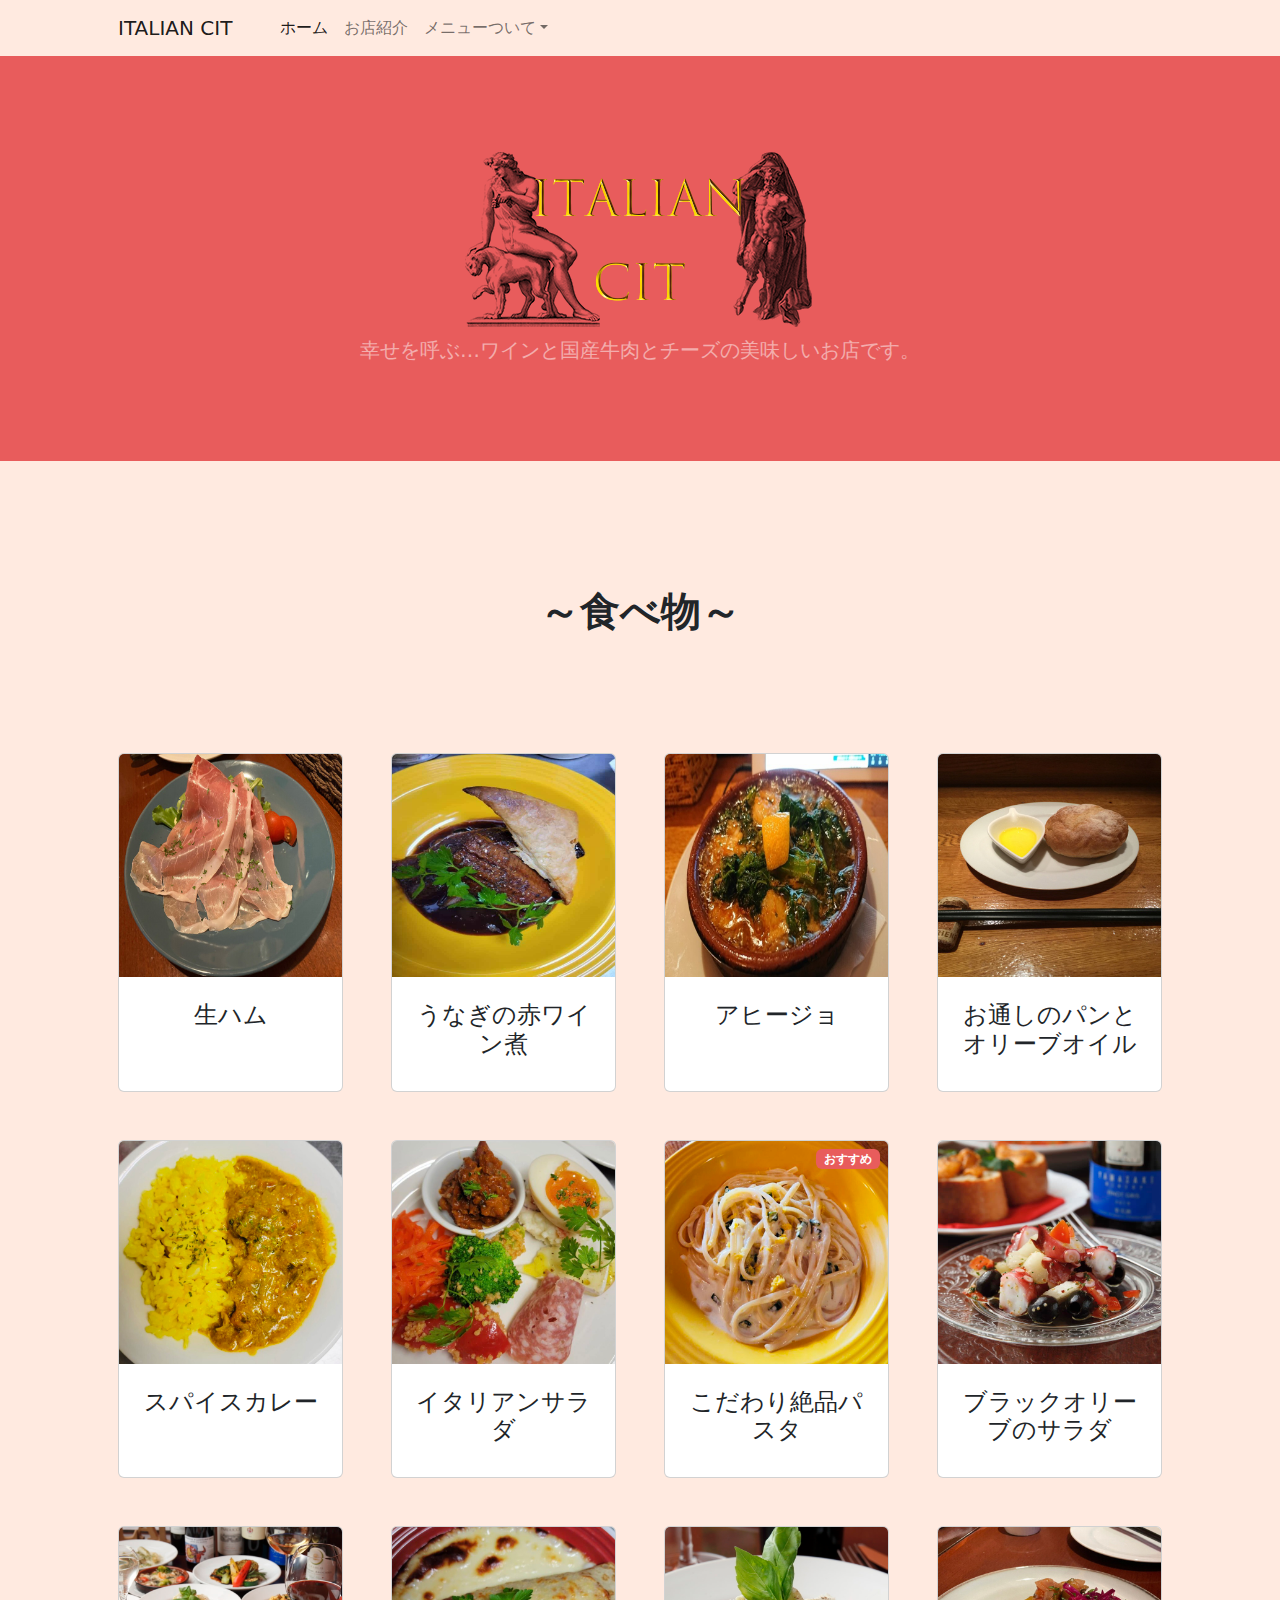
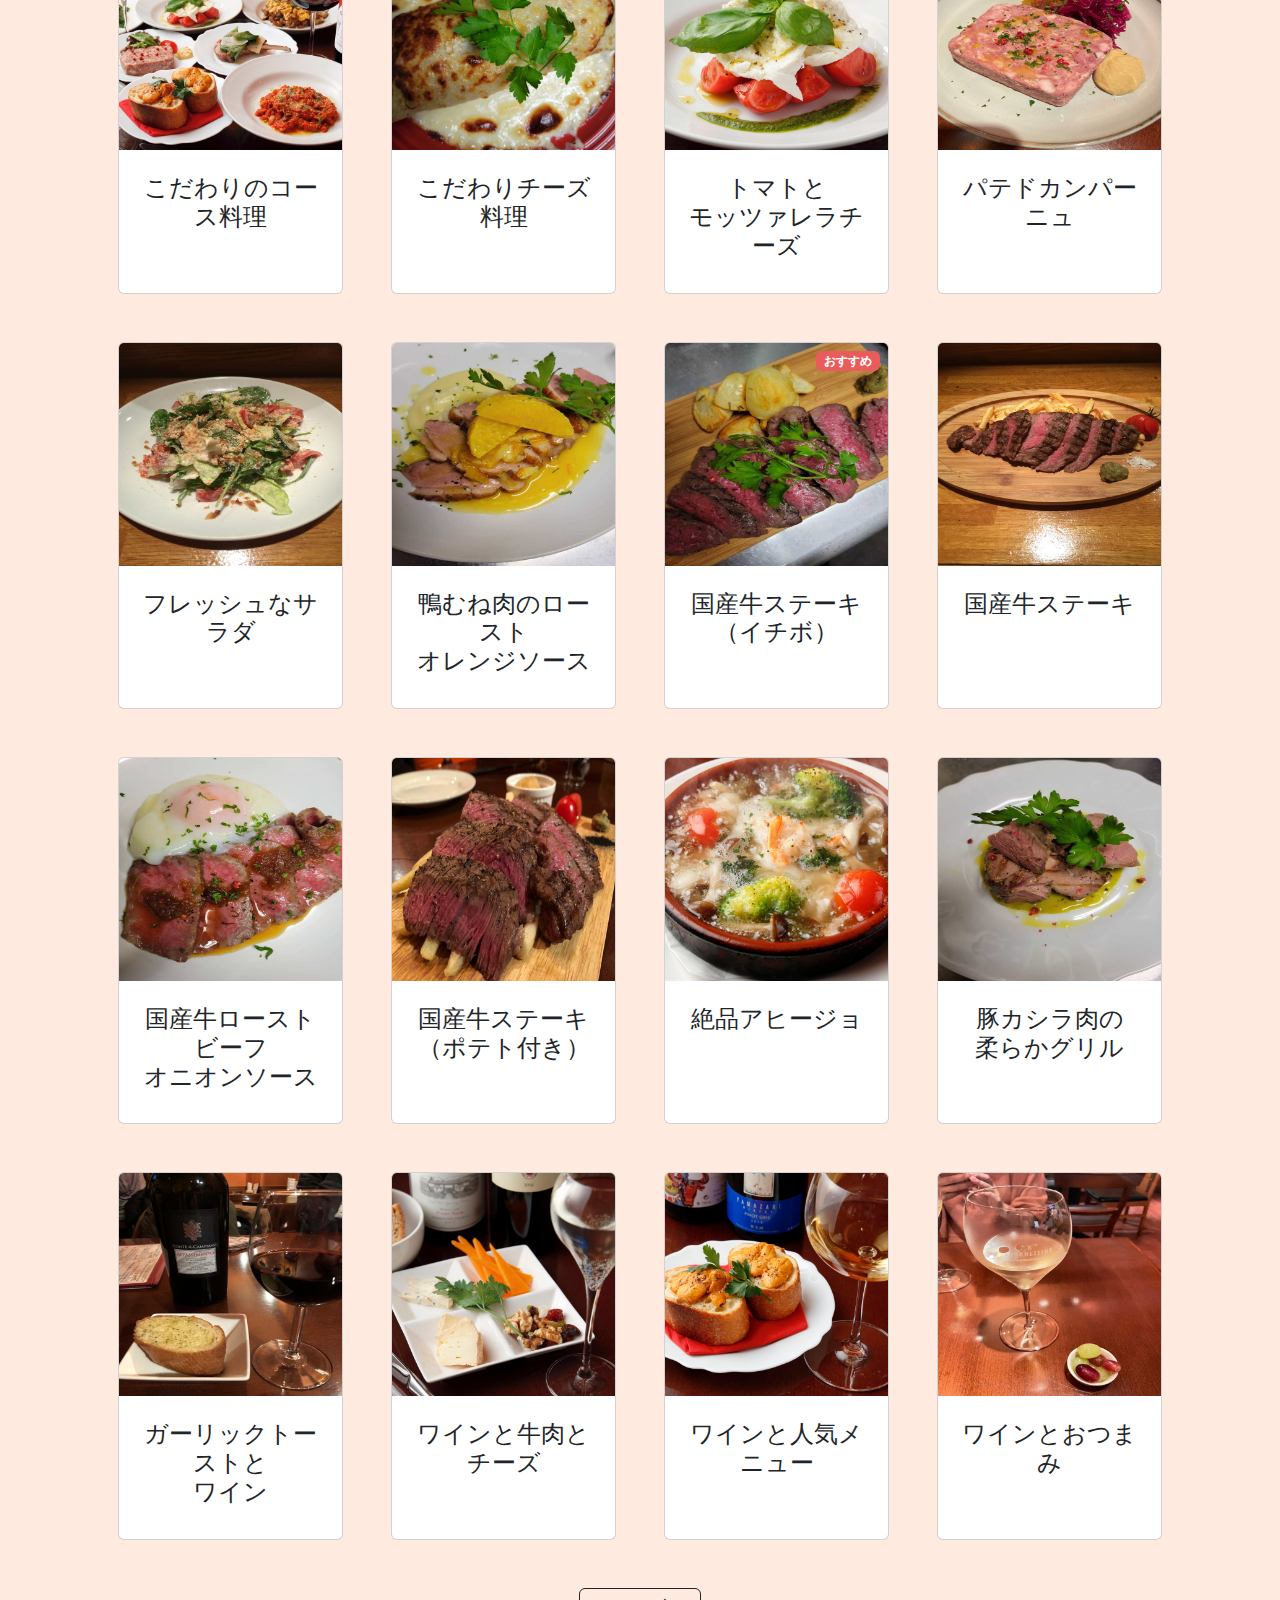
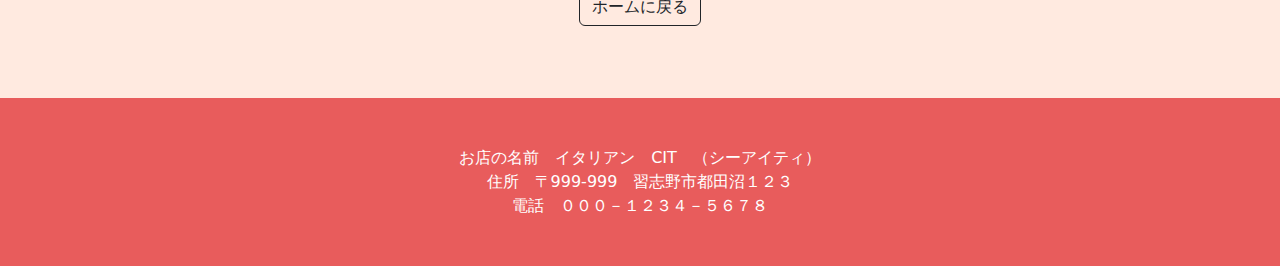
<file: food.html>
<!DOCTYPE html>
<html lang="en">

<head>
    <meta charset="utf-8" />
    <meta name="viewport" content="width=device-width, initial-scale=1, shrink-to-fit=no" />
    <meta name="description" content="" />
    <meta name="author" content="" />
    <title>ITALIAN CIT</title>
    <!-- Favicon-->
    <link rel="icon" type="image/png" href="2023素材例/ファビコン.png" /><!--ファビコンを追加-->
    <!-- Bootstrap icons-->
    <link href="https://cdn.jsdelivr.net/npm/bootstrap-icons@1.5.0/font/bootstrap-icons.css" rel="stylesheet" />
    <!-- Core theme CSS (includes Bootstrap)-->
    <link href="css/styles.css" rel="stylesheet" />
</head>

<!-- Navigation-->
<nav class="navbar navbar-expand-lg navbar-light bg-light">
    <div class="container px-4 px-lg-5">
        <a class="navbar-brand" href="index.html">ITALIAN CIT</a>
        <button class="navbar-toggler" type="button" data-bs-toggle="collapse" data-bs-target="#navbarSupportedContent"
            aria-controls="navbarSupportedContent" aria-expanded="false" aria-label="Toggle navigation"><span
                class="navbar-toggler-icon"></span></button>
        <div class="collapse navbar-collapse" id="navbarSupportedContent">
            <ul class="navbar-nav me-auto mb-2 mb-lg-0 ms-lg-4">
                <li class="nav-item"><a class="nav-link active" aria-current="page" href="index.html">ホーム</a></li>
                <li class="nav-item"><a class="nav-link" href="about.html">お店紹介</a></li>
                <li class="nav-item dropdown">
                    <a class="nav-link dropdown-toggle" id="navbarDropdown" href="#" role="button"
                        data-bs-toggle="dropdown" aria-expanded="false">メニューついて</a>
                    <ul class="dropdown-menu" aria-labelledby="navbarDropdown">
                        <li><a class="dropdown-item" href="all.html">全メニュー</a></li>
                        <li>
                            <hr class="dropdown-divider" />
                        </li>
                        <li><a class="dropdown-item" href="food.html">食べ物</a></li>
                        <li><a class="dropdown-item" href="drink.html">飲み物</a></li>
                    </ul>
                </li>
            </ul>
        </div>
    </div>
</nav>
<!-- Header-->
<header class="bg-dark py-5">
    <div class="container px-4 px-lg-5 my-5">
        <div class="text-center text-white">
            <h1 class="display-4 fw-bolder"><img src="2023素材例/ロゴ _完成.png"></h1><!-- ここを変更した-->
            <p class="lead fw-normal text-white-50 mb-0">幸せを呼ぶ…ワインと国産牛肉とチーズの美味しいお店です。</p>
        </div>
    </div>
</header>
<!-- Section-->
<div class="title">
    <br><br>
    <p>
        <b>～食べ物～</b><br>
    </p>
</div>
<!-- Section-->
<section class="py-5">
    <div class="container px-4 px-lg-5 mt-5">
        <div class="row gx-4 gx-lg-5 row-cols-2 row-cols-md-3 row-cols-xl-4 justify-content-center">
            <div class="col mb-5">
                <div class="card h-100">
                    <!-- Product image-->
                    <img class="card-img-top" src="2023素材例/640x640_rect_d72a707c331535c4da2af4f1cd6001d3.jpg"
                        alt="..." />
                    <div class="card-body p-4">
                        <div class="text-center">
                            <!-- Product name-->
                            <h4>
                                生ハム
                            </h4>
                        </div>
                    </div>
                </div>
            </div>
            <div class="col mb-5">
                <div class="card h-100">
                    <!-- Product image-->
                    <img class="card-img-top" src="2023素材例/s_0n9b.jpg" alt="..." />
                    <div class="card-body p-4">
                        <div class="text-center">
                            <!-- Product name-->
                            <h4>
                                うなぎの赤ワイン煮
                            </h4>
                        </div>
                    </div>
                </div>
            </div>
            <div class="col mb-5">
                <div class="card h-100">
                    <!-- Product image-->
                    <img class="card-img-top" src="2023素材例/アヒージョ.jpg" alt="..." />
                    <div class="card-body p-4">
                        <div class="text-center">
                            <!-- Product name-->
                            <h4>
                                アヒージョ
                            </h4>
                        </div>
                    </div>
                </div>
            </div>
            <div class="col mb-5">
                <div class="card h-100">
                    <!-- Product image-->
                    <img class="card-img-top" src="2023素材例/お通しのパンとオリーブオイル.jpg" alt="..." />
                    <div class="card-body p-4">
                        <div class="text-center">
                            <!-- Product name-->
                            <h4>
                                お通しのパンと<br>オリーブオイル
                            </h4>
                        </div>
                    </div>
                </div>
            </div>
            <div class="col mb-5">
                <div class="card h-100">
                    <!-- Product image-->
                    <img class="card-img-top" src="2023素材例/こだわり１ (2).jpg" alt="..." />
                    <div class="card-body p-4">
                        <div class="text-center">
                            <!-- Product name-->
                            <h4>
                                スパイスカレー
                            </h4>
                        </div>
                    </div>
                </div>
            </div>
            <div class="col mb-5">
                <div class="card h-100">
                    <!-- Product image-->
                    <img class="card-img-top" src="2023素材例/こだわり１.jpg" alt="..." />
                    <!-- Product name-->
                    <div class="card-body p-4">
                        <div class="text-center">
                            <h4>
                                イタリアンサラダ
                            </h4>
                        </div>
                    </div>
                </div>
            </div>
            <div class="col mb-5">
                <div class="card h-100">
                    <!-- Sale badge-->
                    <div class="badge bg-dark text-white position-absolute" style="top: 0.5rem; right: 0.5rem">おすすめ
                    </div>
                    <!-- Product image-->
                    <img class="card-img-top" src="2023素材例/こだわり１絶品パスタ.jpg" alt="..." />
                    <!-- Product name-->
                    <div class="card-body p-4">
                        <div class="text-center">
                            <h4>
                                こだわり絶品パスタ
                            </h4>
                        </div>
                    </div>
                </div>
            </div>
            <div class="col mb-5">
                <div class="card h-100">
                    <!-- Product image-->
                    <img class="card-img-top" src="2023素材例/こだわり２.jpg" alt="..." />
                    <!-- Product name-->
                    <div class="card-body p-4">
                        <div class="text-center">
                            <h4>
                                ブラックオリーブのサラダ
                            </h4>
                        </div>
                    </div>
                </div>
            </div>
            <div class="col mb-5">
                <div class="card h-100">
                    <!-- Product image-->
                    <img class="card-img-top" src="2023素材例/こだわり３コース料理.jpg" alt="..." />
                    <!-- Product name-->
                    <div class="card-body p-4">
                        <div class="text-center">
                            <h4>
                                こだわりのコース料理
                            </h4>
                        </div>
                    </div>
                </div>
            </div>
            <div class="col mb-5">
                <div class="card h-100">
                    <!-- Product image-->
                    <img class="card-img-top" src="2023素材例/こだわり５チーズ料理.jpg" alt="..." />
                    <!-- Product name-->
                    <div class="card-body p-4">
                        <div class="text-center">
                            <h4>
                                こだわりチーズ料理
                            </h4>
                        </div>
                    </div>
                </div>
            </div>
            <div class="col mb-5">
                <div class="card h-100">
                    <!-- Product image-->
                    <img class="card-img-top" src="2023素材例/トマトとモッツァレラチーズ.jpg" alt="..." />
                    <!-- Product name-->
                    <div class="card-body p-4">
                        <div class="text-center">
                            <h4>
                                トマトと<br>モッツァレラチーズ
                            </h4>
                        </div>
                    </div>
                </div>
            </div>
            <div class="col mb-5">
                <div class="card h-100">
                    <!-- Product image-->
                    <img class="card-img-top" src="2023素材例/パテドカンパーニュ.jpg" alt="..." />
                    <!-- Product name-->
                    <div class="card-body p-4">
                        <div class="text-center">
                            <h4>
                                パテドカンパーニュ
                            </h4>
                        </div>
                    </div>
                </div>
            </div>
            <div class="col mb-5">
                <div class="card h-100">
                    <!-- Product image-->
                    <img class="card-img-top" src="2023素材例/フレッシュなサラダ.jpg" alt="..." />
                    <!-- Product name-->
                    <div class="card-body p-4">
                        <div class="text-center">
                            <h4>
                                フレッシュなサラダ
                            </h4>
                        </div>
                    </div>
                </div>
            </div>
            <div class="col mb-5">
                <div class="card h-100">
                    <!-- Product image-->
                    <img class="card-img-top" src="2023素材例/鴨むね肉のローストオレンジソース.jpg" alt="..." />
                    <!-- Product name-->
                    <div class="card-body p-4">
                        <div class="text-center">
                            <h4>
                                鴨むね肉のロースト<br>オレンジソース
                            </h4>
                        </div>
                    </div>
                </div>
            </div>
            <div class="col mb-5">
                <div class="card h-100">
                    <!-- Sale badge-->
                    <div class="badge bg-dark text-white position-absolute" style="top: 0.5rem; right: 0.5rem">おすすめ
                    </div>
                    <!-- Product image-->
                    <img class="card-img-top" src="2023素材例/国産牛ステーキ（イチボ）.jpg" alt="..." />
                    <!-- Product name-->
                    <div class="card-body p-4">
                        <div class="text-center">
                            <h4>
                                国産牛ステーキ<br>（イチボ）
                            </h4>
                        </div>
                    </div>
                </div>
            </div>
            <div class="col mb-5">
                <div class="card h-100">
                    <!-- Product image-->
                    <img class="card-img-top" src="2023素材例/国産牛ステーキ.jpg" alt="..." />
                    <!-- Product name-->
                    <div class="card-body p-4">
                        <div class="text-center">
                            <h4>
                                国産牛ステーキ
                            </h4>
                        </div>
                    </div>
                </div>
            </div>
            <div class="col mb-5">
                <div class="card h-100">
                    <!-- Product image-->
                    <img class="card-img-top" src="2023素材例/国産牛ローストビーフオニオンソース.jpg" alt="..." />
                    <!-- Product name-->
                    <div class="card-body p-4">
                        <div class="text-center">
                            <h4>
                                国産牛ローストビーフ<br>オニオンソース
                            </h4>
                        </div>
                    </div>
                </div>
            </div>
            <div class="col mb-5">
                <div class="card h-100">
                    <!-- Product image-->
                    <img class="card-img-top" src="2023素材例/国産業ステーキ２.jpg" alt="..." />
                    <!-- Product name-->
                    <div class="card-body p-4">
                        <div class="text-center">
                            <h4>
                                国産牛ステーキ<br>（ポテト付き）
                            </h4>
                        </div>
                    </div>
                </div>
            </div>
            <div class="col mb-5">
                <div class="card h-100">
                    <!-- Product image-->
                    <img class="card-img-top" src="2023素材例/絶品アヒージョ人気メニュ０.jpg" alt="..." />
                    <!-- Product name-->
                    <div class="card-body p-4">
                        <div class="text-center">
                            <h4>
                                絶品アヒージョ
                            </h4>
                        </div>
                    </div>
                </div>
            </div>
            <div class="col mb-5">
                <div class="card h-100">
                    <!-- Product image-->
                    <img class="card-img-top" src="2023素材例/豚カシラ肉の柔らかグリル.jpg" alt="..." />
                    <!-- Product name-->
                    <div class="card-body p-4">
                        <div class="text-center">
                            <h4>
                                豚カシラ肉の<br>柔らかグリル
                            </h4>
                        </div>
                    </div>
                </div>
            </div>
            <div class="col mb-5">
                <div class="card h-100">
                    <!-- Product image-->
                    <img class="card-img-top" src="2023素材例/ガーリックトーストとワイン.jpg" alt="..." />
                    <!-- Product name-->
                    <div class="card-body p-4">
                        <div class="text-center">
                            <h4>
                                ガーリックトーストと<br>ワイン
                            </h4>
                        </div>
                    </div>
                </div>
            </div>
            <div class="col mb-5">
                <div class="card h-100">
                    <!-- Product image-->
                    <img class="card-img-top" src="2023素材例/こだわり５ (2).jpg" alt="..." />
                    <!-- Product name-->
                    <div class="card-body p-4">
                        <div class="text-center">
                            <h4>
                                ワインと牛肉とチーズ
                            </h4>
                        </div>
                    </div>
                </div>
            </div>
            <div class="col mb-5">
                <div class="card h-100">
                    <!-- Product image-->
                    <img class="card-img-top" src="2023素材例/ワインと人気メニュー.jpg" alt="..." />
                    <!-- Product name-->
                    <div class="card-body p-4">
                        <div class="text-center">
                            <h4>
                                ワインと人気メニュー
                            </h4>
                        </div>
                    </div>
                </div>
            </div>
            <div class="col mb-5">
                <div class="card h-100">
                    <!-- Product image-->
                    <img class="card-img-top" src="2023素材例/ワイン.jpg" alt="..." />
                    <!-- Product name-->
                    <div class="card-body p-4">
                        <div class="text-center">
                            <h4>
                                ワインとおつまみ
                            </h4>
                        </div>
                    </div>
                </div>
            </div>
        </div>
    </div>
    <div class="card-footer p-4 pt-0 border-top-0 bg-transparent"><!--追加した-->
        <div class="text-center"><a class="btn btn-outline-dark mt-auto" href="index.html">ホームに戻る</a>
        </div>
    </div>
</section>
<!-- Footer-->
<footer class="py-5 bg-dark"><!-- 変更した-->
    <div class="container">
        <p class="m-0 text-center text-white">お店の名前　イタリアン　CIT　（シーアイティ）<br>
            住所　〒999-999　習志野市都田沼１２３<br>
            電話　０００－１２３４－５６７８</p>
    </div>
</footer>
<!-- Bootstrap core JS-->
<script src="https://cdn.jsdelivr.net/npm/bootstrap@5.2.3/dist/js/bootstrap.bundle.min.js"></script>
<!-- Core theme JS-->
<script src="js/scripts.js"></script>
</body>

</html>
</file>
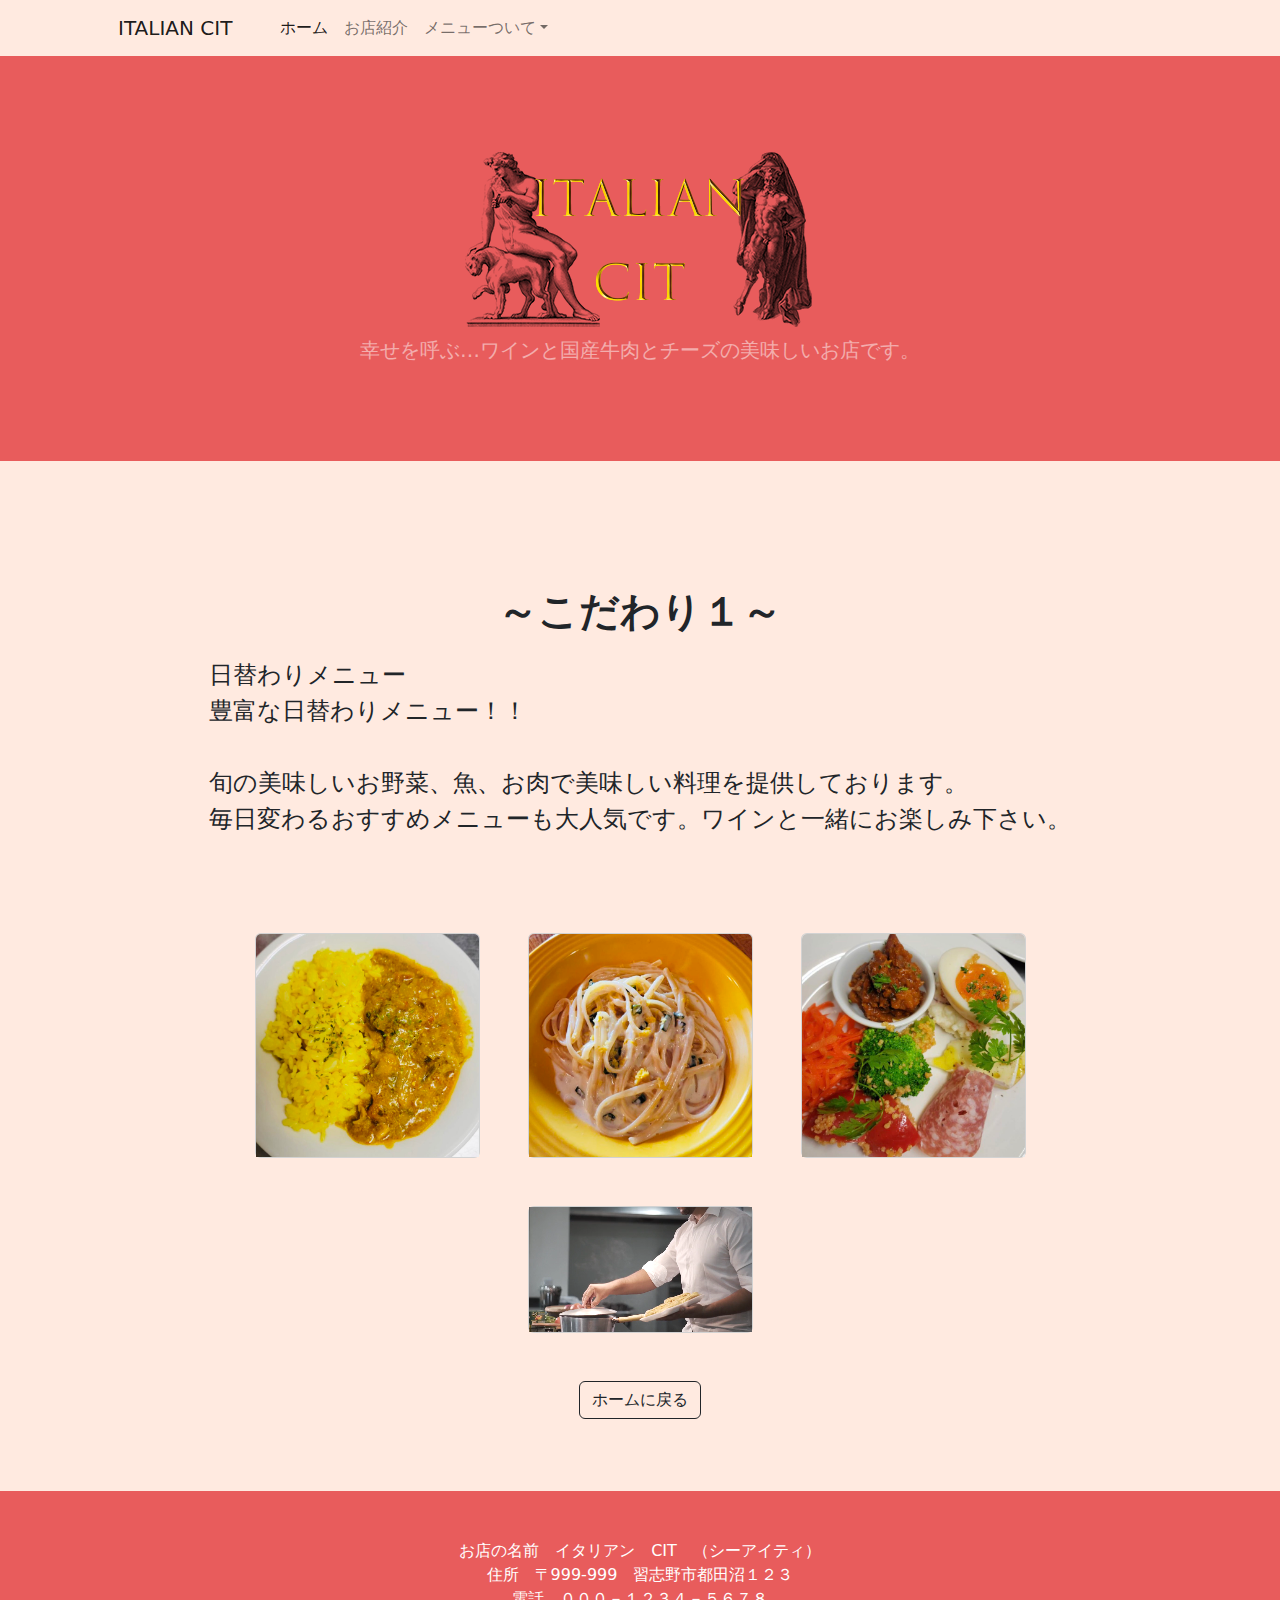
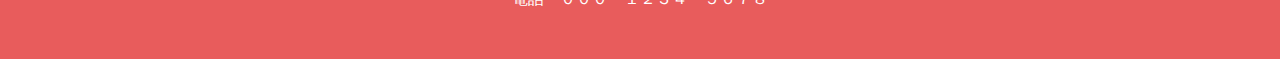
<file: k_1.html>
<!DOCTYPE html>
<html lang="en">

<head>
    <meta charset="utf-8" />
    <meta name="viewport" content="width=device-width, initial-scale=1, shrink-to-fit=no" />
    <meta name="description" content="" />
    <meta name="author" content="" />
    <title>ITALIAN CIT</title>
    <!-- Favicon-->
    <link rel="icon" type="image/png" href="2023素材例/ファビコン.png" /><!--ファビコンを追加-->
    <!-- Bootstrap icons-->
    <link href="https://cdn.jsdelivr.net/npm/bootstrap-icons@1.5.0/font/bootstrap-icons.css" rel="stylesheet" />
    <!-- Core theme CSS (includes Bootstrap)-->
    <link href="css/styles.css" rel="stylesheet" />
</head>

<body>
    <!-- Navigation-->
    <nav class="navbar navbar-expand-lg navbar-light bg-light">
        <div class="container px-4 px-lg-5">
            <a class="navbar-brand" href="index.html">ITALIAN CIT</a>
            <button class="navbar-toggler" type="button" data-bs-toggle="collapse"
                data-bs-target="#navbarSupportedContent" aria-controls="navbarSupportedContent" aria-expanded="false"
                aria-label="Toggle navigation"><span class="navbar-toggler-icon"></span></button>
            <div class="collapse navbar-collapse" id="navbarSupportedContent">
                <ul class="navbar-nav me-auto mb-2 mb-lg-0 ms-lg-4">
                    <li class="nav-item"><a class="nav-link active" aria-current="page" href="index.html">ホーム</a></li>
                    <li class="nav-item"><a class="nav-link" href="about.html">お店紹介</a></li>
                    <li class="nav-item dropdown">
                        <a class="nav-link dropdown-toggle" id="navbarDropdown" href="#" role="button"
                            data-bs-toggle="dropdown" aria-expanded="false">メニューついて</a>
                        <ul class="dropdown-menu" aria-labelledby="navbarDropdown">
                            <li><a class="dropdown-item" href="all.html">全メニュー</a></li>
                            <li>
                                <hr class="dropdown-divider" />
                            </li>
                            <li><a class="dropdown-item" href="food.html">食べ物</a></li>
                            <li><a class="dropdown-item" href="drink.html">飲み物</a></li>
                        </ul>
                    </li>
                </ul>
            </div>
        </div>
    </nav>
    <!-- Header-->
    <header class="bg-dark py-5">
        <div class="container px-4 px-lg-5 my-5">
            <div class="text-center text-white">
                <h1 class="display-4 fw-bolder"><img src="2023素材例/ロゴ _完成.png"></h1><!-- ここを変更した-->
                <p class="lead fw-normal text-white-50 mb-0">幸せを呼ぶ…ワインと国産牛肉とチーズの美味しいお店です。</p>
            </div>
        </div>
    </header>
    <!-- Section-->
    <div class="title">
        <br><br>
        <p>
            <b>～こだわり１～</b><br>
        </p>
    </div>
    <div class="text">
        <p>
            日替わりメニュー<br>
            豊富な日替わりメニュー！！<br>
            <br>
            旬の美味しいお野菜、魚、お肉で美味しい料理を提供しております。<br>
            毎日変わるおすすめメニューも大人気です。ワインと一緒にお楽しみ下さい。<br>

        </p>
    </div>
    <!-- Section-->
    <section class="py-5">
        <div class="container px-4 px-lg-5 mt-5">
            <div class="row gx-4 gx-lg-5 row-cols-2 row-cols-md-3 row-cols-xl-4 justify-content-center">
                <div class="col mb-5">
                    <div class="card h-100">
                        <!-- Product image-->
                        <img class="card-img-top" src="2023素材例/こだわり１ (2).jpg" alt="..." />
                    </div>
                </div>
                <div class="col mb-5">
                    <div class="card h-100">
                        <!-- Product image-->
                        <img class="card-img-top" src="2023素材例/こだわり１絶品パスタ.jpg" alt="..." />
                    </div>
                </div>
                <div class="col mb-5">
                    <div class="card h-100">
                        <!-- Product image-->
                        <img class="card-img-top" src="2023素材例/こだわり１.jpg" alt="..." />
                    </div>
                </div>
            </div>
            <div class="row gx-4 gx-lg-5 row-cols-2 row-cols-md-3 row-cols-xl-4 justify-content-center">
                <div class="col mb-5">
                    <div class="card h-100">
                        <!-- Product image-->
                        <video class="card-video-top" src="2023素材例/パスタ.mp4" autoplay muted></video>
                    </div>
                </div>
            </div>
        </div>
        <div class="card-footer p-4 pt-0 border-top-0 bg-transparent">
            <div class="text-center"><a class="btn btn-outline-dark mt-auto" href="index.html">ホームに戻る</a>
            </div>
        </div>
    </section>
    <!-- Footer-->
    <footer class="py-5 bg-dark"><!-- 変更した-->
        <div class="container">
            <p class="m-0 text-center text-white">お店の名前　イタリアン　CIT　（シーアイティ）<br>
                住所　〒999-999　習志野市都田沼１２３<br>
                電話　０００－１２３４－５６７８</p>
        </div>
    </footer>
    <!-- Bootstrap core JS-->
    <script src="https://cdn.jsdelivr.net/npm/bootstrap@5.2.3/dist/js/bootstrap.bundle.min.js"></script>
    <!-- Core theme JS-->
    <script src="js/scripts.js"></script>
</body>

</html>
</file>
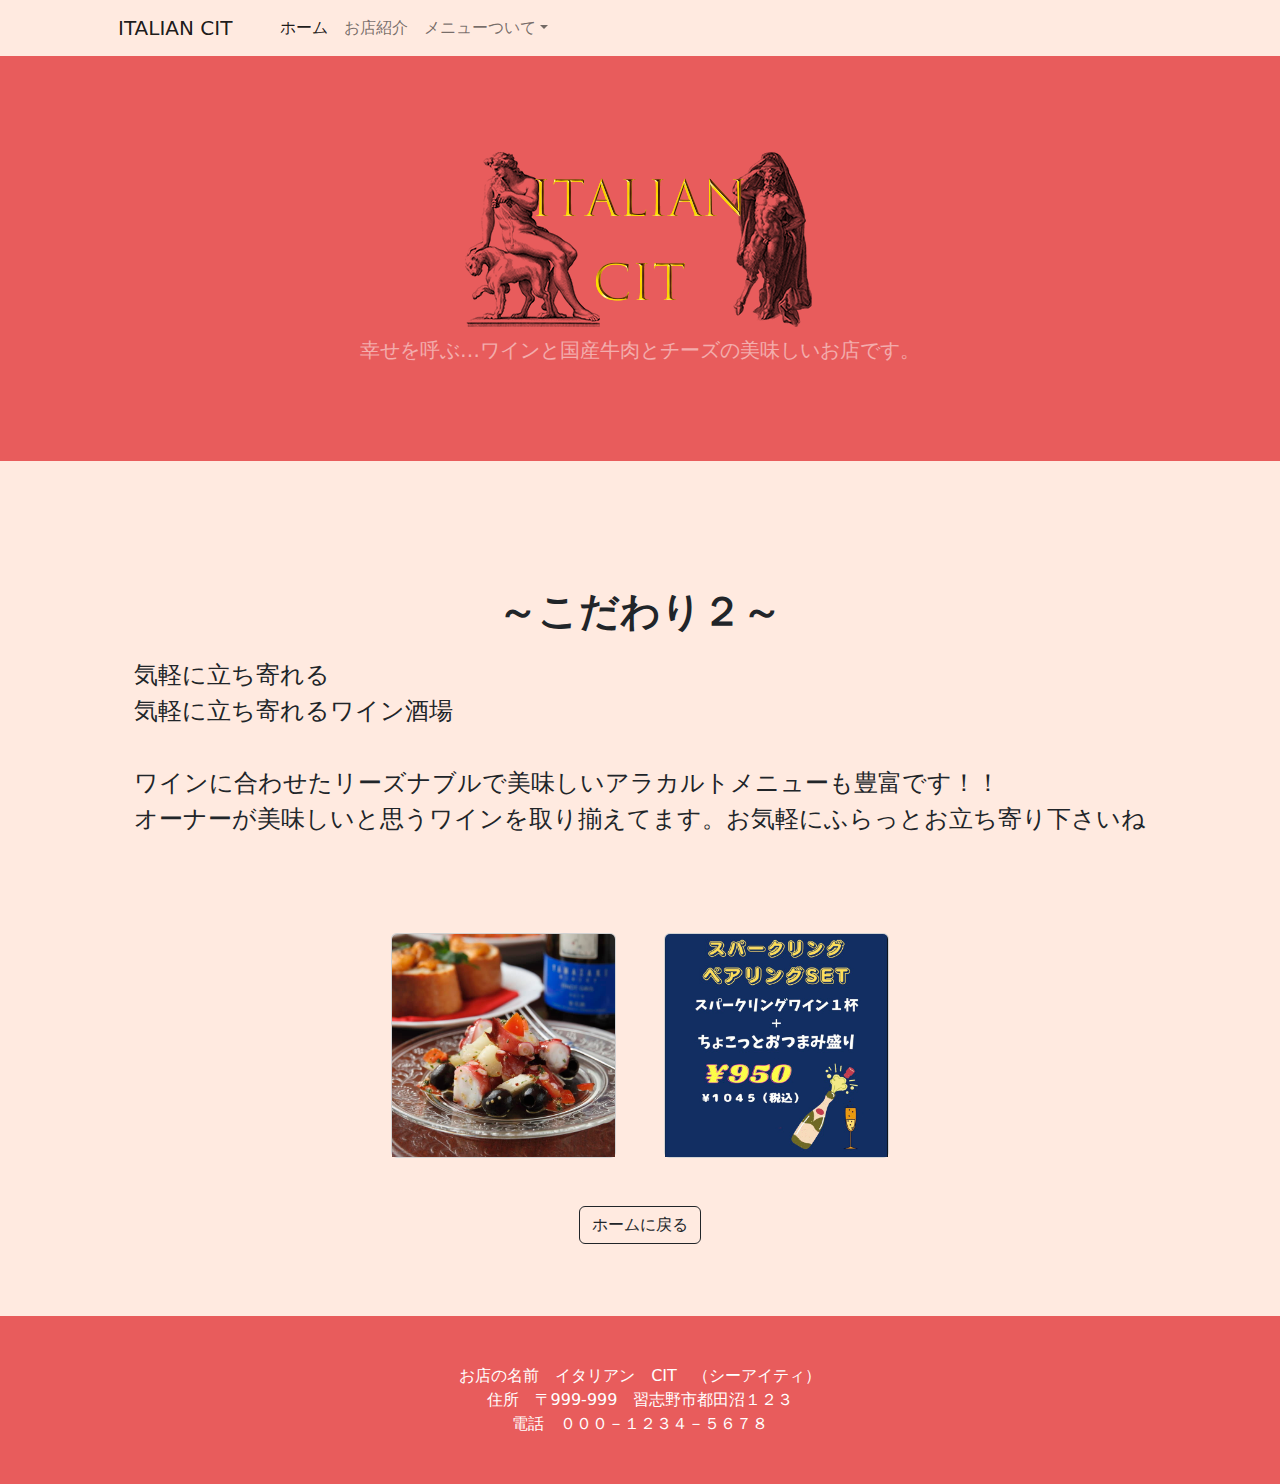
<file: k_2.html>
<!DOCTYPE html>
<html lang="en">

<head>
    <meta charset="utf-8" />
    <meta name="viewport" content="width=device-width, initial-scale=1, shrink-to-fit=no" />
    <meta name="description" content="" />
    <meta name="author" content="" />
    <title>ITALIAN CIT</title>
    <!-- Favicon-->
    <link rel="icon" type="image/png" href="2023素材例/ファビコン.png" /><!--ファビコンを追加-->
    <!-- Bootstrap icons-->
    <link href="https://cdn.jsdelivr.net/npm/bootstrap-icons@1.5.0/font/bootstrap-icons.css" rel="stylesheet" />
    <!-- Core theme CSS (includes Bootstrap)-->
    <link href="css/styles.css" rel="stylesheet" />
</head>

<body>
    <!-- Navigation-->
    <nav class="navbar navbar-expand-lg navbar-light bg-light">
        <div class="container px-4 px-lg-5">
            <a class="navbar-brand" href="index.html">ITALIAN CIT</a>
            <button class="navbar-toggler" type="button" data-bs-toggle="collapse"
                data-bs-target="#navbarSupportedContent" aria-controls="navbarSupportedContent" aria-expanded="false"
                aria-label="Toggle navigation"><span class="navbar-toggler-icon"></span></button>
            <div class="collapse navbar-collapse" id="navbarSupportedContent">
                <ul class="navbar-nav me-auto mb-2 mb-lg-0 ms-lg-4">
                    <li class="nav-item"><a class="nav-link active" aria-current="page" href="index.html">ホーム</a></li>
                    <li class="nav-item"><a class="nav-link" href="about.html">お店紹介</a></li>
                    <li class="nav-item dropdown">
                        <a class="nav-link dropdown-toggle" id="navbarDropdown" href="#" role="button"
                            data-bs-toggle="dropdown" aria-expanded="false">メニューついて</a>
                        <ul class="dropdown-menu" aria-labelledby="navbarDropdown">
                            <li><a class="dropdown-item" href="all.html">全メニュー</a></li>
                            <li>
                                <hr class="dropdown-divider" />
                            </li>
                            <li><a class="dropdown-item" href="food.html">食べ物</a></li>
                            <li><a class="dropdown-item" href="drink.html">飲み物</a></li>
                        </ul>
                    </li>
                </ul>
            </div>
        </div>
    </nav>
    <!-- Header-->
    <header class="bg-dark py-5">
        <div class="container px-4 px-lg-5 my-5">
            <div class="text-center text-white">
                <h1 class="display-4 fw-bolder"><img src="2023素材例/ロゴ _完成.png"></h1><!-- ここを変更した-->
                <p class="lead fw-normal text-white-50 mb-0">幸せを呼ぶ…ワインと国産牛肉とチーズの美味しいお店です。</p>
            </div>
        </div>
    </header>
    <!-- Section-->
    <div class="title">
        <br><br>
        <p>
            <b>～こだわり２～</b><br>
        </p>
    </div>
    <div class="text">
        <p>
            気軽に立ち寄れる<br>
            気軽に立ち寄れるワイン酒場<br>
            <br>
            ワインに合わせたリーズナブルで美味しいアラカルトメニューも豊富です！！<br>オーナーが美味しいと思うワインを取り揃えてます。お気軽にふらっとお立ち寄り下さいね<br>
        </p>
    </div>
    <!-- Section-->
    <section class="py-5">
        <div class="container px-4 px-lg-5 mt-5">
            <div class="row gx-4 gx-lg-5 row-cols-2 row-cols-md-3 row-cols-xl-4 justify-content-center">
                <div class="col mb-5">
                    <div class="card h-100">
                        <!-- Product image-->
                        <img class="card-img-top" src="2023素材例/こだわり２.jpg" alt="..." />
                    </div>
                </div>
                <div class="col mb-5">
                    <div class="card h-100">
                        <!-- Product image-->
                        <img class="card-img-top" src="2023素材例/こだわり２キャンペーン.jpg" alt="..." />
                    </div>
                </div>
            </div>
        </div>
        <div class="card-footer p-4 pt-0 border-top-0 bg-transparent">
            <div class="text-center"><a class="btn btn-outline-dark mt-auto" href="index.html">ホームに戻る</a>
            </div>
        </div>
    </section>
    <!-- Footer-->
    <footer class="py-5 bg-dark"><!-- 変更した-->
        <div class="container">
            <p class="m-0 text-center text-white">お店の名前　イタリアン　CIT　（シーアイティ）<br>
                住所　〒999-999　習志野市都田沼１２３<br>
                電話　０００－１２３４－５６７８</p>
        </div>
    </footer>
    <!-- Bootstrap core JS-->
    <script src="https://cdn.jsdelivr.net/npm/bootstrap@5.2.3/dist/js/bootstrap.bundle.min.js"></script>
    <!-- Core theme JS-->
    <script src="js/scripts.js"></script>
</body>

</html>
</file>
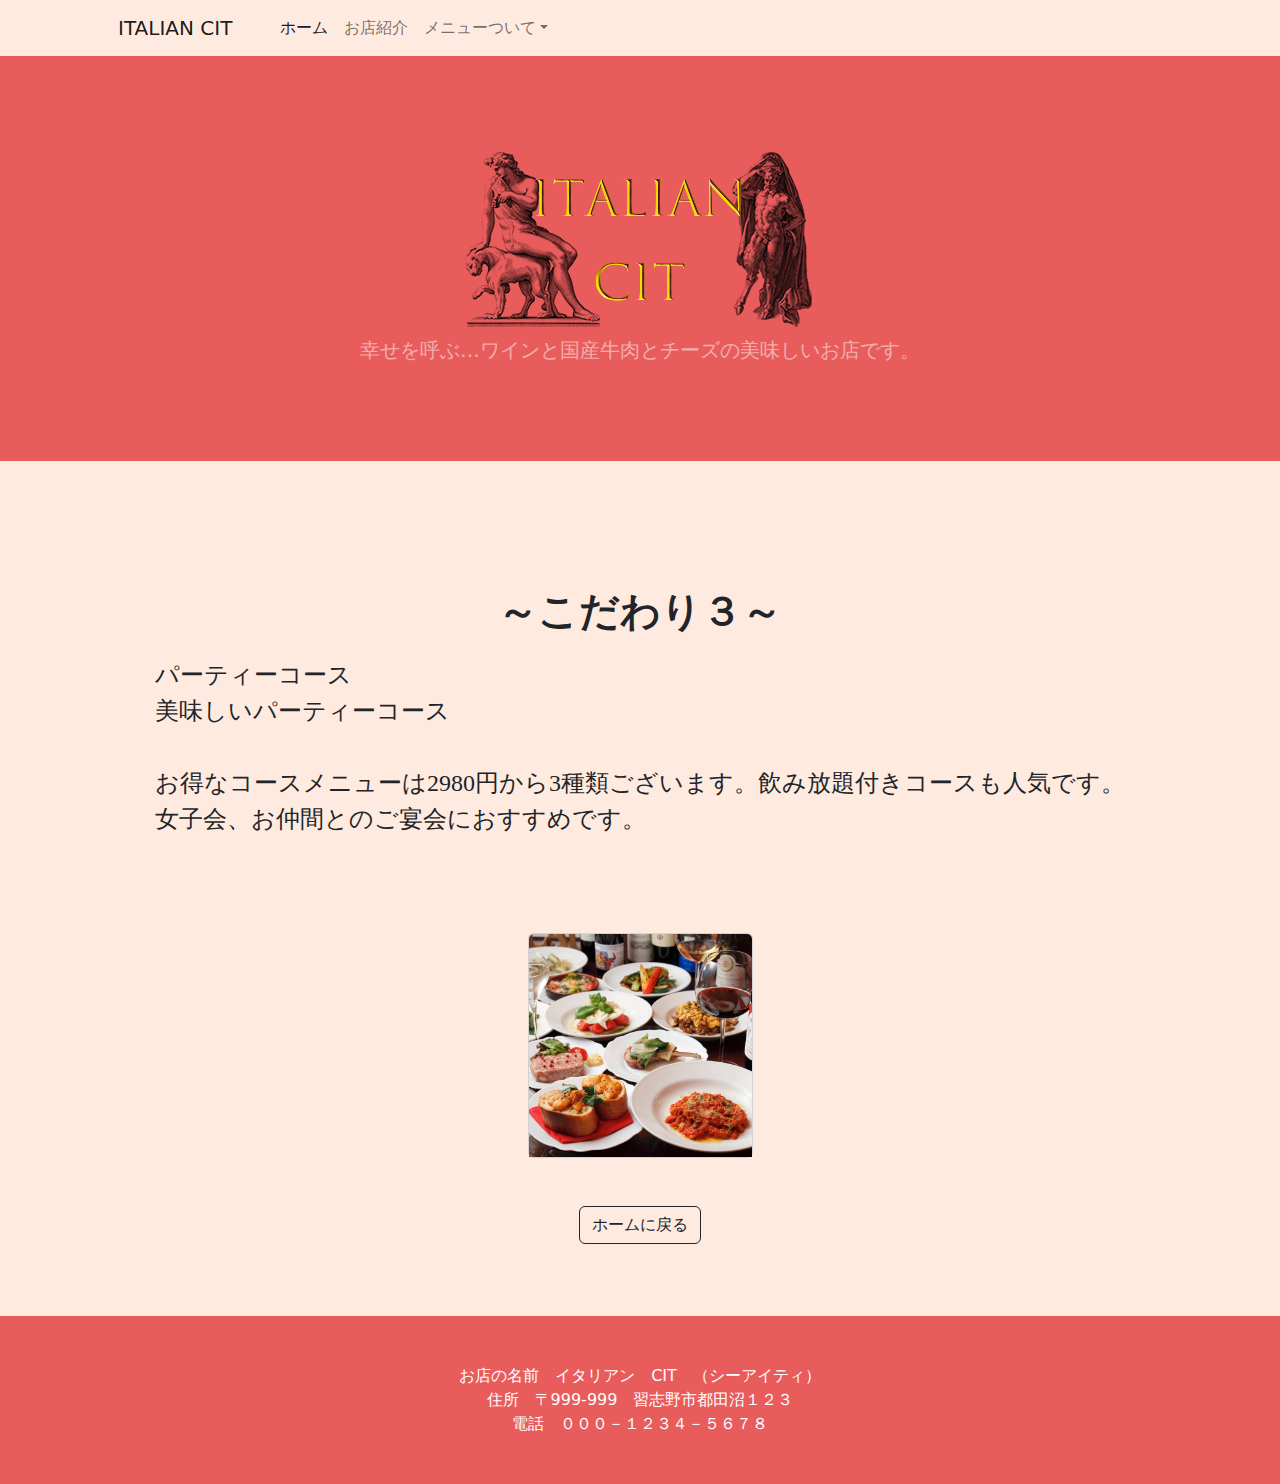
<file: k_3.html>
<!DOCTYPE html>
<html lang="en">

<head>
    <meta charset="utf-8" />
    <meta name="viewport" content="width=device-width, initial-scale=1, shrink-to-fit=no" />
    <meta name="description" content="" />
    <meta name="author" content="" />
    <title>ITALIAN CIT</title>
    <!-- Favicon-->
    <link rel="icon" type="image/png" href="2023素材例/ファビコン.png" /><!--ファビコンを追加-->
    <!-- Bootstrap icons-->
    <link href="https://cdn.jsdelivr.net/npm/bootstrap-icons@1.5.0/font/bootstrap-icons.css" rel="stylesheet" />
    <!-- Core theme CSS (includes Bootstrap)-->
    <link href="css/styles.css" rel="stylesheet" />
</head>

<body>
    <!-- Navigation-->
    <nav class="navbar navbar-expand-lg navbar-light bg-light">
        <div class="container px-4 px-lg-5">
            <a class="navbar-brand" href="index.html">ITALIAN CIT</a>
            <button class="navbar-toggler" type="button" data-bs-toggle="collapse"
                data-bs-target="#navbarSupportedContent" aria-controls="navbarSupportedContent" aria-expanded="false"
                aria-label="Toggle navigation"><span class="navbar-toggler-icon"></span></button>
            <div class="collapse navbar-collapse" id="navbarSupportedContent">
                <ul class="navbar-nav me-auto mb-2 mb-lg-0 ms-lg-4">
                    <li class="nav-item"><a class="nav-link active" aria-current="page" href="index.html">ホーム</a></li>
                    <li class="nav-item"><a class="nav-link" href="about.html">お店紹介</a></li>
                    <li class="nav-item dropdown">
                        <a class="nav-link dropdown-toggle" id="navbarDropdown" href="#" role="button"
                            data-bs-toggle="dropdown" aria-expanded="false">メニューついて</a>
                        <ul class="dropdown-menu" aria-labelledby="navbarDropdown">
                            <li><a class="dropdown-item" href="all.html">全メニュー</a></li>
                            <li>
                                <hr class="dropdown-divider" />
                            </li>
                            <li><a class="dropdown-item" href="food.html">食べ物</a></li>
                            <li><a class="dropdown-item" href="drink.html">飲み物</a></li>
                        </ul>
                    </li>
                </ul>
            </div>
        </div>
    </nav>
    <!-- Header-->
    <header class="bg-dark py-5">
        <div class="container px-4 px-lg-5 my-5">
            <div class="text-center text-white">
                <h1 class="display-4 fw-bolder"><img src="2023素材例/ロゴ _完成.png"></h1><!-- ここを変更した-->
                <p class="lead fw-normal text-white-50 mb-0">幸せを呼ぶ…ワインと国産牛肉とチーズの美味しいお店です。</p>
            </div>
        </div>
    </header>
    <!-- Section-->
    <div class="title">
        <br><br>
        <p>
            <b>～こだわり３～</b><br>
        </p>
    </div>
    <div class="text">
        <p>
            パーティーコース<br>
            美味しいパーティーコース<br>
            <br>
            お得なコースメニューは2980円から3種類ございます。飲み放題付きコースも人気です。<br>女子会、お仲間とのご宴会におすすめです。<br>
        </p>
    </div>
    <!-- Section-->
    <section class="py-5">
        <div class="container px-4 px-lg-5 mt-5">
            <div class="row gx-4 gx-lg-5 row-cols-2 row-cols-md-3 row-cols-xl-4 justify-content-center">
                <div class="col mb-5">
                    <div class="card h-100">
                        <!-- Product image-->
                        <img class="card-img-top" src="2023素材例/こだわり３コース料理.jpg" alt="..." />
                    </div>
                </div>
            </div>
        </div>
        <div class="card-footer p-4 pt-0 border-top-0 bg-transparent">
            <div class="text-center"><a class="btn btn-outline-dark mt-auto" href="index.html">ホームに戻る</a>
            </div>
        </div>
    </section>
    <!-- Footer-->
    <footer class="py-5 bg-dark"><!-- 変更した-->
        <div class="container">
            <p class="m-0 text-center text-white">お店の名前　イタリアン　CIT　（シーアイティ）<br>
                住所　〒999-999　習志野市都田沼１２３<br>
                電話　０００－１２３４－５６７８</p>
        </div>
    </footer>
    <!-- Bootstrap core JS-->
    <script src="https://cdn.jsdelivr.net/npm/bootstrap@5.2.3/dist/js/bootstrap.bundle.min.js"></script>
    <!-- Core theme JS-->
    <script src="js/scripts.js"></script>
</body>

</html>
</file>
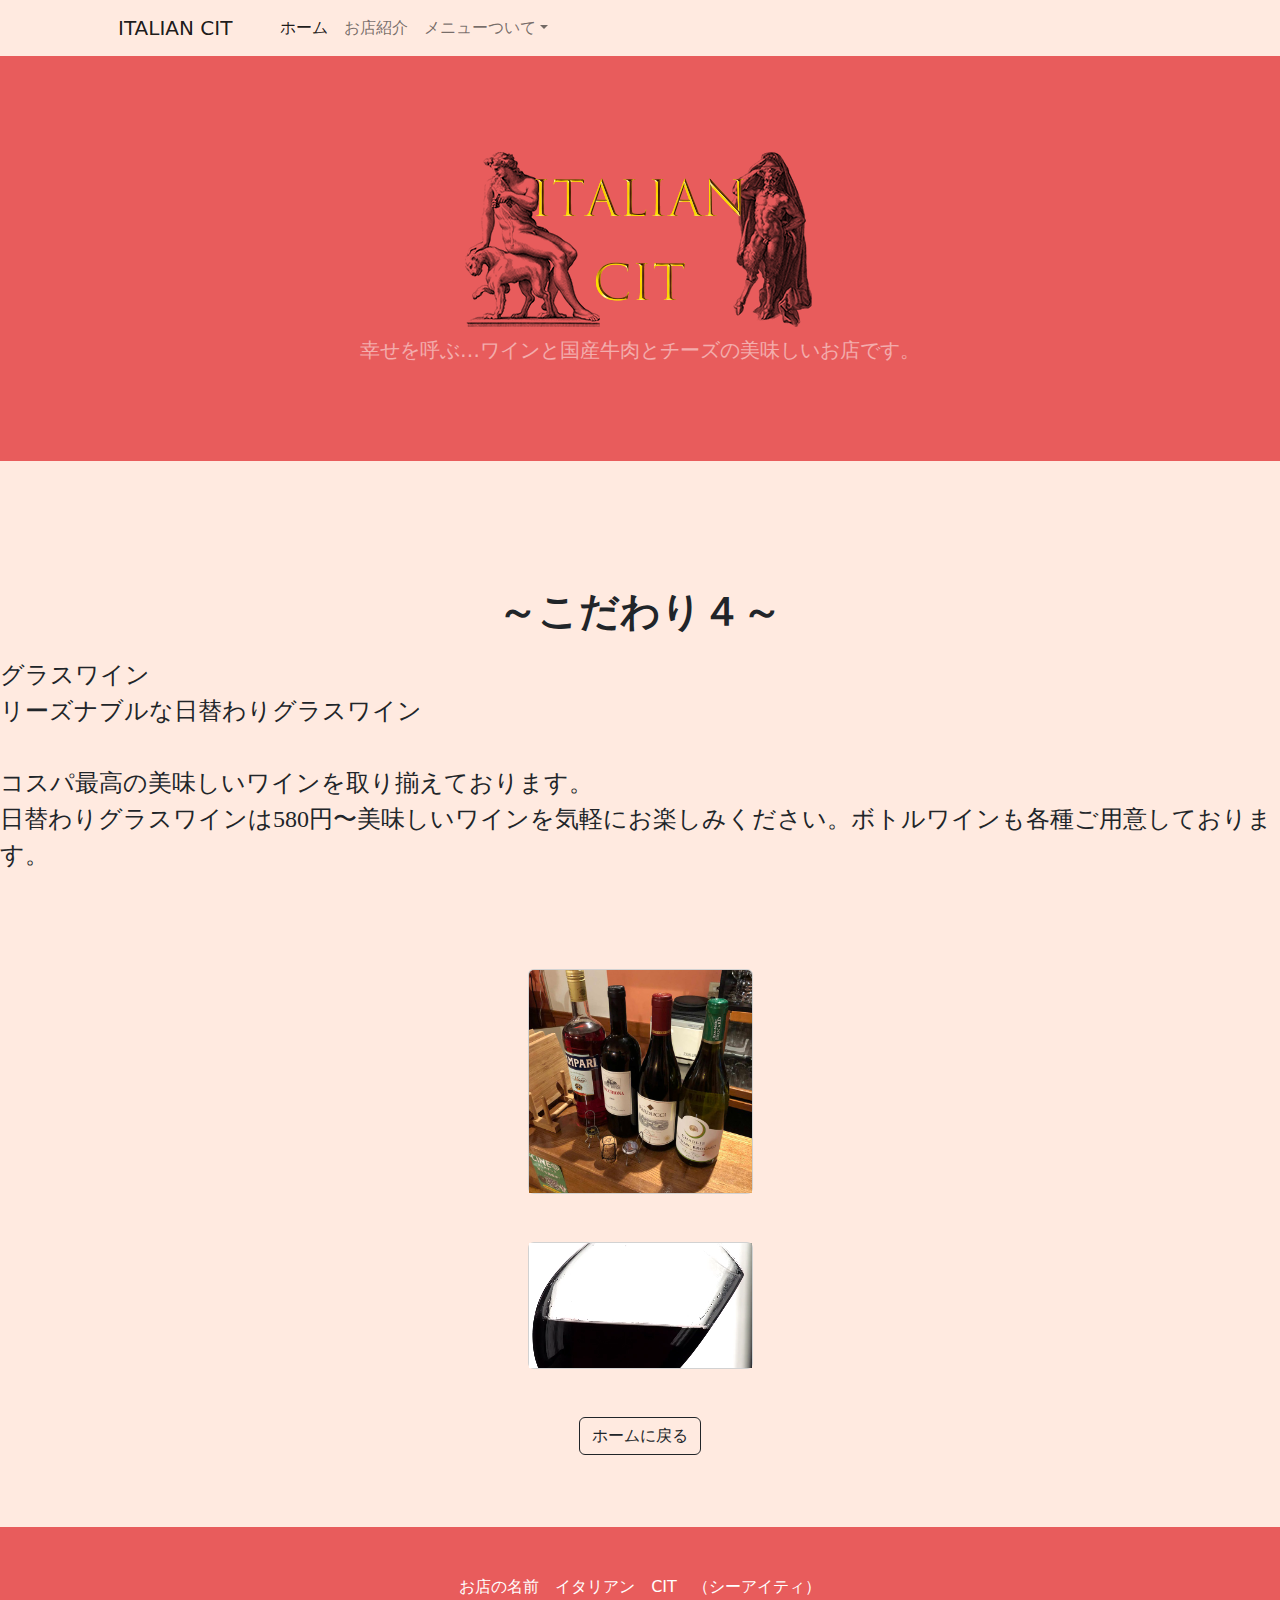
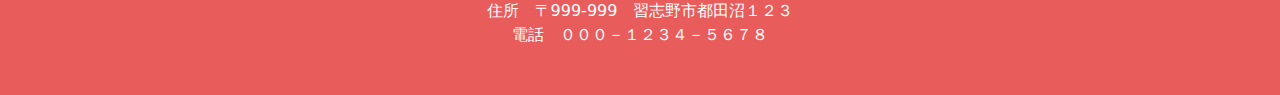
<file: k_4.html>
<!DOCTYPE html>
<html lang="en">

<head>
    <meta charset="utf-8" />
    <meta name="viewport" content="width=device-width, initial-scale=1, shrink-to-fit=no" />
    <meta name="description" content="" />
    <meta name="author" content="" />
    <title>ITALIAN CIT</title>
    <!-- Favicon-->
    <link rel="icon" type="image/png" href="2023素材例/ファビコン.png" /><!--ファビコンを追加-->
    <!-- Bootstrap icons-->
    <link href="https://cdn.jsdelivr.net/npm/bootstrap-icons@1.5.0/font/bootstrap-icons.css" rel="stylesheet" />
    <!-- Core theme CSS (includes Bootstrap)-->
    <link href="css/styles.css" rel="stylesheet" />
</head>

<body>
    <!-- Navigation-->
    <nav class="navbar navbar-expand-lg navbar-light bg-light">
        <div class="container px-4 px-lg-5">
            <a class="navbar-brand" href="index.html">ITALIAN CIT</a>
            <button class="navbar-toggler" type="button" data-bs-toggle="collapse"
                data-bs-target="#navbarSupportedContent" aria-controls="navbarSupportedContent" aria-expanded="false"
                aria-label="Toggle navigation"><span class="navbar-toggler-icon"></span></button>
            <div class="collapse navbar-collapse" id="navbarSupportedContent">
                <ul class="navbar-nav me-auto mb-2 mb-lg-0 ms-lg-4">
                    <li class="nav-item"><a class="nav-link active" aria-current="page" href="index.html">ホーム</a></li>
                    <li class="nav-item"><a class="nav-link" href="about.html">お店紹介</a></li>
                    <li class="nav-item dropdown">
                        <a class="nav-link dropdown-toggle" id="navbarDropdown" href="#" role="button"
                            data-bs-toggle="dropdown" aria-expanded="false">メニューついて</a>
                        <ul class="dropdown-menu" aria-labelledby="navbarDropdown">
                            <li><a class="dropdown-item" href="all.html">全メニュー</a></li>
                            <li>
                                <hr class="dropdown-divider" />
                            </li>
                            <li><a class="dropdown-item" href="food.html">食べ物</a></li>
                            <li><a class="dropdown-item" href="drink.html">飲み物</a></li>
                        </ul>
                    </li>
                </ul>
            </div>
        </div>
    </nav>
    <!-- Header-->
    <header class="bg-dark py-5">
        <div class="container px-4 px-lg-5 my-5">
            <div class="text-center text-white">
                <h1 class="display-4 fw-bolder"><img src="2023素材例/ロゴ _完成.png"></h1><!-- ここを変更した-->
                <p class="lead fw-normal text-white-50 mb-0">幸せを呼ぶ…ワインと国産牛肉とチーズの美味しいお店です。</p>
            </div>
        </div>
    </header>
    <!-- Section-->
    <div class="title">
        <br><br>
        <p>
            <b>～こだわり４～</b><br>
        </p>
    </div>
    <div class="text">
        <p>
            グラスワイン<br>
            リーズナブルな日替わりグラスワイン<br>
            <br>
            コスパ最高の美味しいワインを取り揃えております。<br>日替わりグラスワインは580円〜美味しいワインを気軽にお楽しみください。ボトルワインも各種ご用意しております。<br>
        </p>
    </div>
    <!-- Section-->
    <section class="py-5">
        <div class="container px-4 px-lg-5 mt-5">
            <div class="row gx-4 gx-lg-5 row-cols-2 row-cols-md-3 row-cols-xl-4 justify-content-center">
                <div class="col mb-5">
                    <div class="card h-100">
                        <!-- Product image-->
                        <img class="card-img-top" src="2023素材例/こだわり２または４.jpg" alt="..." />
                    </div>
                </div>
            </div>
            <div class="row gx-4 gx-lg-5 row-cols-2 row-cols-md-3 row-cols-xl-4 justify-content-center">
                <div class="col mb-5">
                    <div class="card h-100">
                        <!-- Product image-->
                        <video class="card-video-top" src="2023素材例/ワイン.mp4" autoplay muted></video>
                    </div>
                </div>
            </div>
        </div>
        <div class="card-footer p-4 pt-0 border-top-0 bg-transparent">
            <div class="text-center"><a class="btn btn-outline-dark mt-auto" href="index.html">ホームに戻る</a>
            </div>
        </div>
    </section>
    <!-- Footer-->
    <footer class="py-5 bg-dark"><!-- 変更した-->
        <div class="container">
            <p class="m-0 text-center text-white">お店の名前　イタリアン　CIT　（シーアイティ）<br>
                住所　〒999-999　習志野市都田沼１２３<br>
                電話　０００－１２３４－５６７８</p>
        </div>
    </footer>
    <!-- Bootstrap core JS-->
    <script src="https://cdn.jsdelivr.net/npm/bootstrap@5.2.3/dist/js/bootstrap.bundle.min.js"></script>
    <!-- Core theme JS-->
    <script src="js/scripts.js"></script>
</body>

</html>
</file>
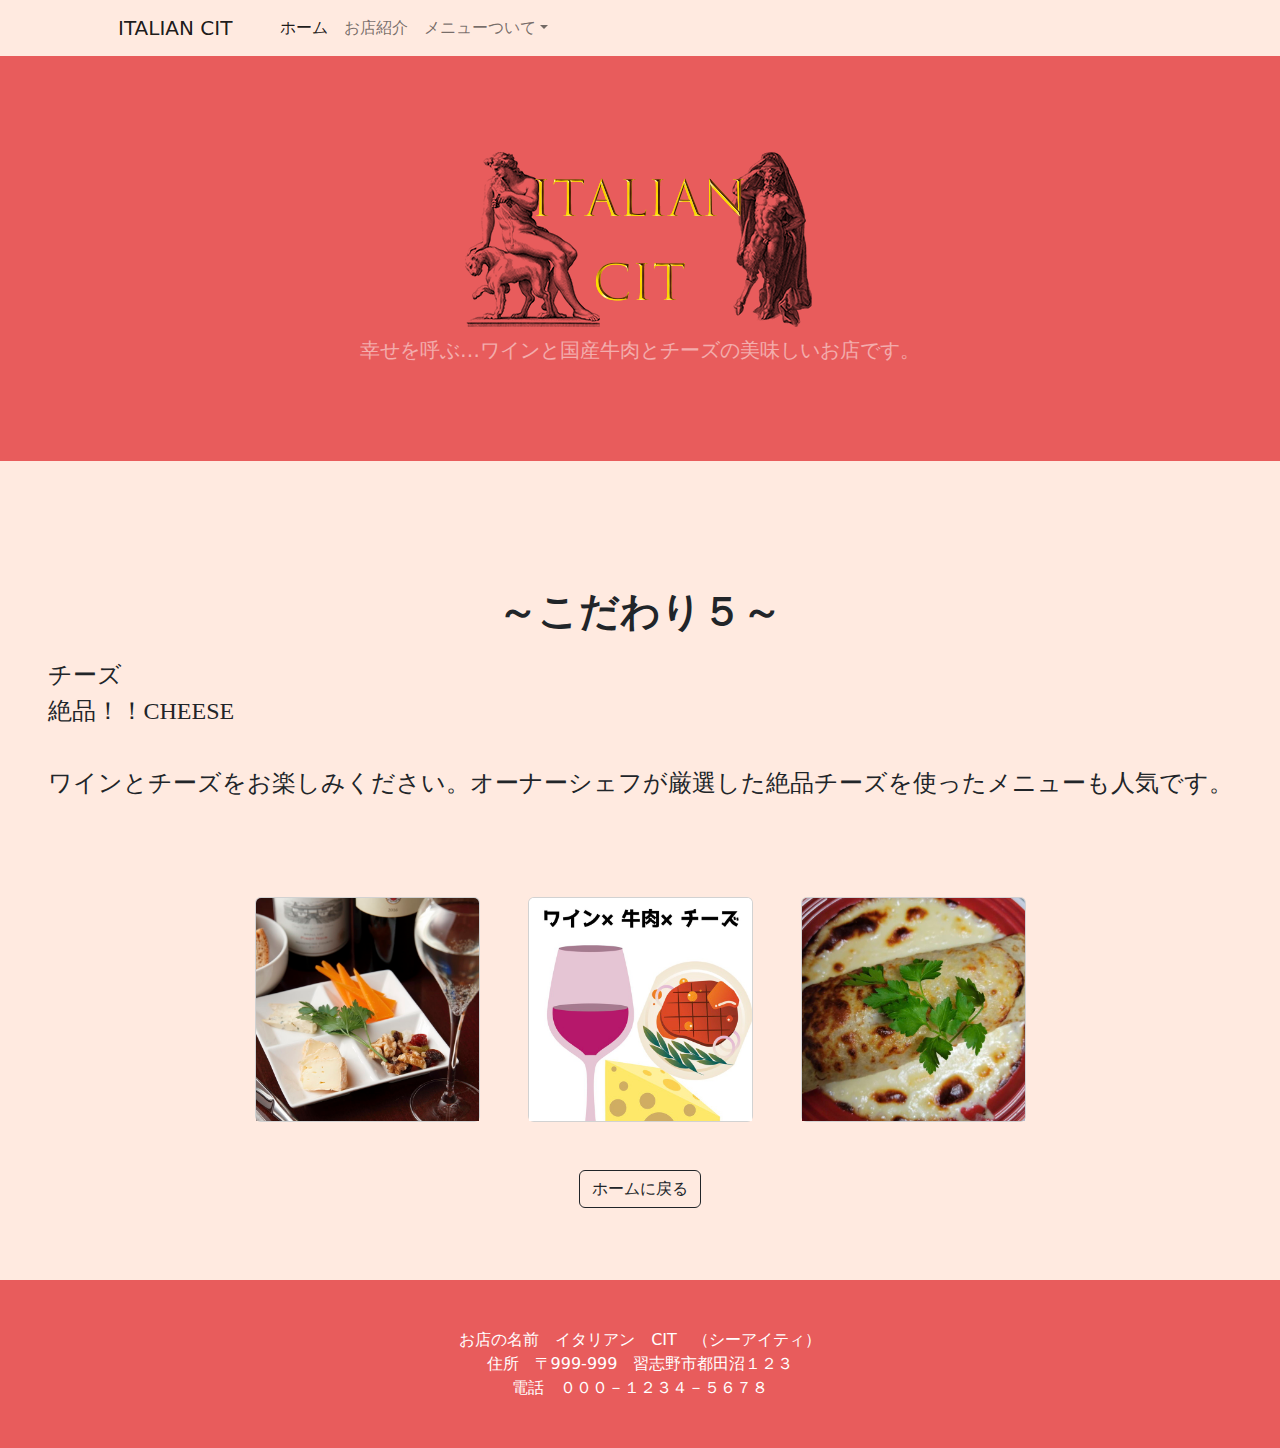
<file: k_5.html>
<!DOCTYPE html>
<html lang="en">

<head>
    <meta charset="utf-8" />
    <meta name="viewport" content="width=device-width, initial-scale=1, shrink-to-fit=no" />
    <meta name="description" content="" />
    <meta name="author" content="" />
    <title>ITALIAN CIT</title>
    <!-- Favicon-->
    <link rel="icon" type="image/png" href="2023素材例/ファビコン.png" /><!--ファビコンを追加-->
    <!-- Bootstrap icons-->
    <link href="https://cdn.jsdelivr.net/npm/bootstrap-icons@1.5.0/font/bootstrap-icons.css" rel="stylesheet" />
    <!-- Core theme CSS (includes Bootstrap)-->
    <link href="css/styles.css" rel="stylesheet" />
</head>

<body>
    <!-- Navigation-->
    <nav class="navbar navbar-expand-lg navbar-light bg-light">
        <div class="container px-4 px-lg-5">
            <a class="navbar-brand" href="index.html">ITALIAN CIT</a>
            <button class="navbar-toggler" type="button" data-bs-toggle="collapse"
                data-bs-target="#navbarSupportedContent" aria-controls="navbarSupportedContent" aria-expanded="false"
                aria-label="Toggle navigation"><span class="navbar-toggler-icon"></span></button>
            <div class="collapse navbar-collapse" id="navbarSupportedContent">
                <ul class="navbar-nav me-auto mb-2 mb-lg-0 ms-lg-4">
                    <li class="nav-item"><a class="nav-link active" aria-current="page" href="index.html">ホーム</a></li>
                    <li class="nav-item"><a class="nav-link" href="about.html">お店紹介</a></li>
                    <li class="nav-item dropdown">
                        <a class="nav-link dropdown-toggle" id="navbarDropdown" href="#" role="button"
                            data-bs-toggle="dropdown" aria-expanded="false">メニューついて</a>
                        <ul class="dropdown-menu" aria-labelledby="navbarDropdown">
                            <li><a class="dropdown-item" href="all.html">全メニュー</a></li>
                            <li>
                                <hr class="dropdown-divider" />
                            </li>
                            <li><a class="dropdown-item" href="food.html">食べ物</a></li>
                            <li><a class="dropdown-item" href="drink.html">飲み物</a></li>
                        </ul>
                    </li>
                </ul>
            </div>
        </div>
    </nav>
    <!-- Header-->
    <header class="bg-dark py-5">
        <div class="container px-4 px-lg-5 my-5">
            <div class="text-center text-white">
                <h1 class="display-4 fw-bolder"><img src="2023素材例/ロゴ _完成.png"></h1><!-- ここを変更した-->
                <p class="lead fw-normal text-white-50 mb-0">幸せを呼ぶ…ワインと国産牛肉とチーズの美味しいお店です。</p>
            </div>
        </div>
    </header>
    <!-- Section-->
    <div class="title">
        <br><br>
        <p>
            <b>～こだわり５～</b><br>
        </p>
    </div>
    <div class="text">
        <p>
            チーズ<br>
            絶品！！CHEESE<br>
            <br>
            ワインとチーズをお楽しみください。オーナーシェフが厳選した絶品チーズを使ったメニューも人気です。
        </p>
    </div>
    <!-- Section-->
    <section class="py-5">
        <div class="container px-4 px-lg-5 mt-5">
            <div class="row gx-4 gx-lg-5 row-cols-2 row-cols-md-3 row-cols-xl-4 justify-content-center">
                <div class="col mb-5">
                    <div class="card h-100">
                        <!-- Product image-->
                        <img class="card-img-top" src="2023素材例/こだわり５ (2).jpg" alt="..." />
                    </div>
                </div>
                <div class="col mb-5">
                    <div class="card h-100">
                        <!-- Product image-->
                        <img class="card-img-top" src="2023素材例/こだわり５.jpg" alt="..." />
                    </div>
                </div>
                <div class="col mb-5">
                    <div class="card h-100">
                        <!-- Product image-->
                        <img class="card-img-top" src="2023素材例/こだわり５チーズ料理.jpg" alt="..." />
                    </div>
                </div>
            </div>
        </div>
        <div class="card-footer p-4 pt-0 border-top-0 bg-transparent">
            <div class="text-center"><a class="btn btn-outline-dark mt-auto" href="index.html">ホームに戻る</a>
            </div>
        </div>
    </section>
    <!-- Footer-->
    <footer class="py-5 bg-dark"><!-- 変更した-->
        <div class="container">
            <p class="m-0 text-center text-white">お店の名前　イタリアン　CIT　（シーアイティ）<br>
                住所　〒999-999　習志野市都田沼１２３<br>
                電話　０００－１２３４－５６７８</p>
        </div>
    </footer>
    <!-- Bootstrap core JS-->
    <script src="https://cdn.jsdelivr.net/npm/bootstrap@5.2.3/dist/js/bootstrap.bundle.min.js"></script>
    <!-- Core theme JS-->
    <script src="js/scripts.js"></script>
</body>

</html>
</file>
